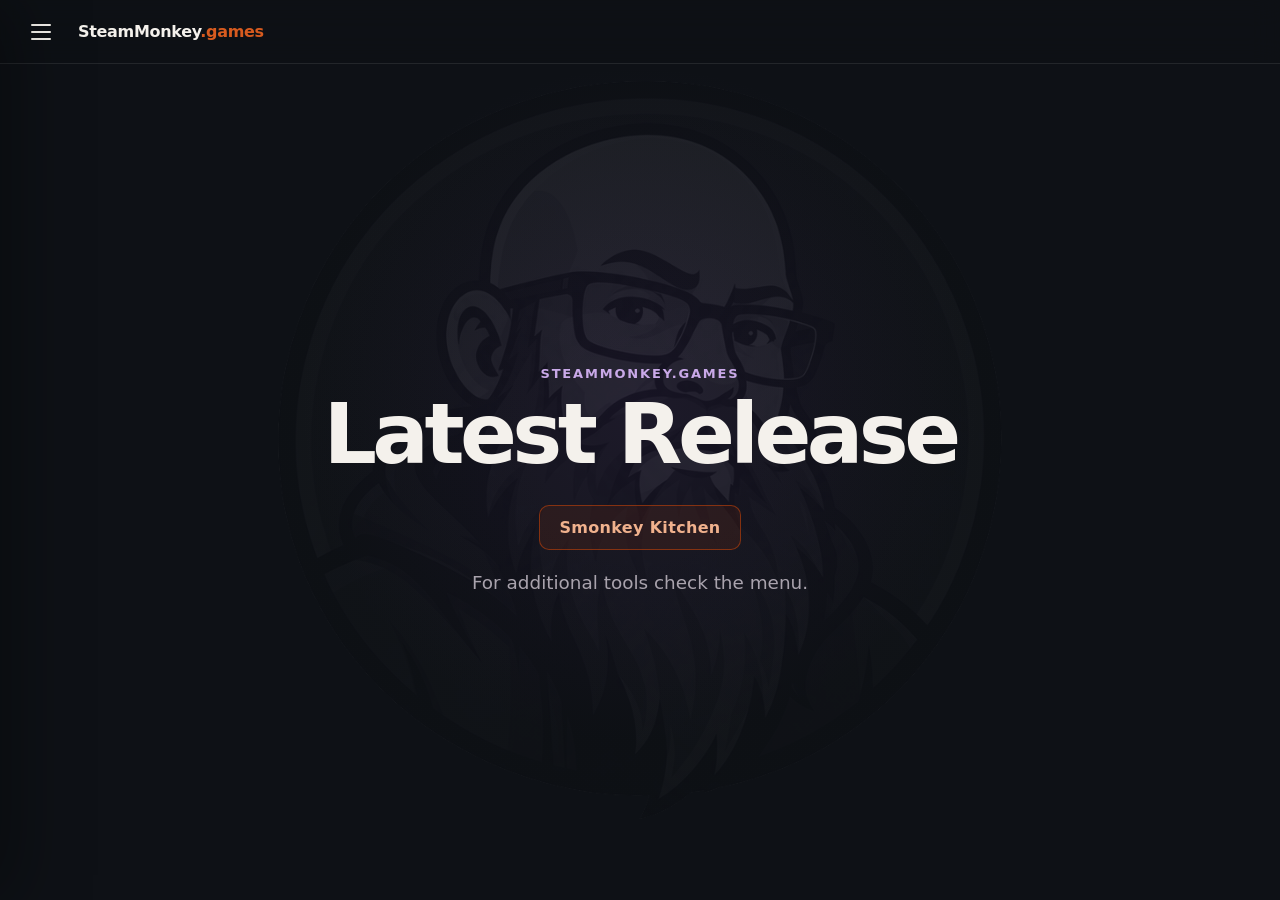
<file: index.html>
<!doctype html>
<html lang="en">
<head>
  <meta charset="utf-8">
  <meta name="viewport" content="width=device-width, initial-scale=1">
  <meta name="theme-color" content="#0e1116">
  <meta name="description" content="SteamMonkey.games — lightweight tools and utilities.">
  <title>SteamMonkey.games</title>

  <link rel="icon" href="/favicon.ico" sizes="any">
  <link rel="icon" type="image/png" sizes="32x32" href="/assets/icons/favicon-32x32.png">
  <link rel="icon" type="image/png" sizes="16x16" href="/assets/icons/favicon-16x16.png">
  <link rel="apple-touch-icon" sizes="180x180" href="/assets/icons/apple-touch-icon.png">
  <link rel="manifest" href="/site.webmanifest">

  <link rel="stylesheet" href="/css/styles.css">

  <style>
    .latest-release-cta { margin-top: 30px; }
    .latest-release-cta .tool-cta { display: inline-block; }
    .latest-release-note { margin: 18px auto 0; }
  </style>
</head>
<body>
  <header class="site-header">
    <button class="menu-button" id="menuButton" type="button"
            aria-label="Open navigation" aria-controls="siteNav" aria-expanded="false">
      <span></span><span></span><span></span>
    </button>
    <a class="brand" href="/" aria-label="SteamMonkey.games home">
      <span class="brand-primary">SteamMonkey</span><span class="brand-dot">.</span><span class="brand-tld">games</span>
    </a>
  </header>

  <div class="nav-scrim" id="navScrim" hidden></div>

  <aside class="nav-drawer" id="siteNav" aria-hidden="true">
    <div class="nav-header">
      <div>
        <div class="nav-eyebrow">SteamMonkey.games</div>
        <div class="nav-title">Tools</div>
      </div>
      <button class="nav-close" id="navClose" type="button" aria-label="Close navigation">×</button>
    </div>

    <nav aria-label="Tool navigation">
      <a class="nav-link active" href="/">Home</a>
      <div class="nav-section-label">Project Zomboid</div>
      <a class="nav-link" href="/tools/pz/weapons/">Weapon Comparator</a>
      <a class="nav-link" href="/tools/pz/kitchen/">Smonkey Kitchen <span class="status-pill">Beta</span></a>
      <div class="nav-section-label">Path of Exile 2</div>
      <a class="nav-link" href="/tools/poe2/filter/">Loot Filter Builder</a>
      <div class="nav-section-label">More tools</div>
      <div class="nav-placeholder"><span>Coming Soon</span><span class="status-pill">Soon</span></div>
    </nav>

    <div class="nav-footer">Smonkey</div>
  </aside>

  <main class="hero">
    <img class="watermark" src="/assets/images/smonkey-master.png" alt="" aria-hidden="true">
    <section class="hero-content">
      <p class="eyebrow">SteamMonkey.games</p>
      <h1>Latest Release</h1>
      <div class="latest-release-cta">
        <a class="coming-soon tool-cta" href="/tools/pz/kitchen/">Smonkey Kitchen</a>
      </div>
      <p class="subhead latest-release-note">For additional tools check the menu.</p>
    </section>
  </main>

  <script src="/js/app.js"></script>
</body>
</html>
</file>
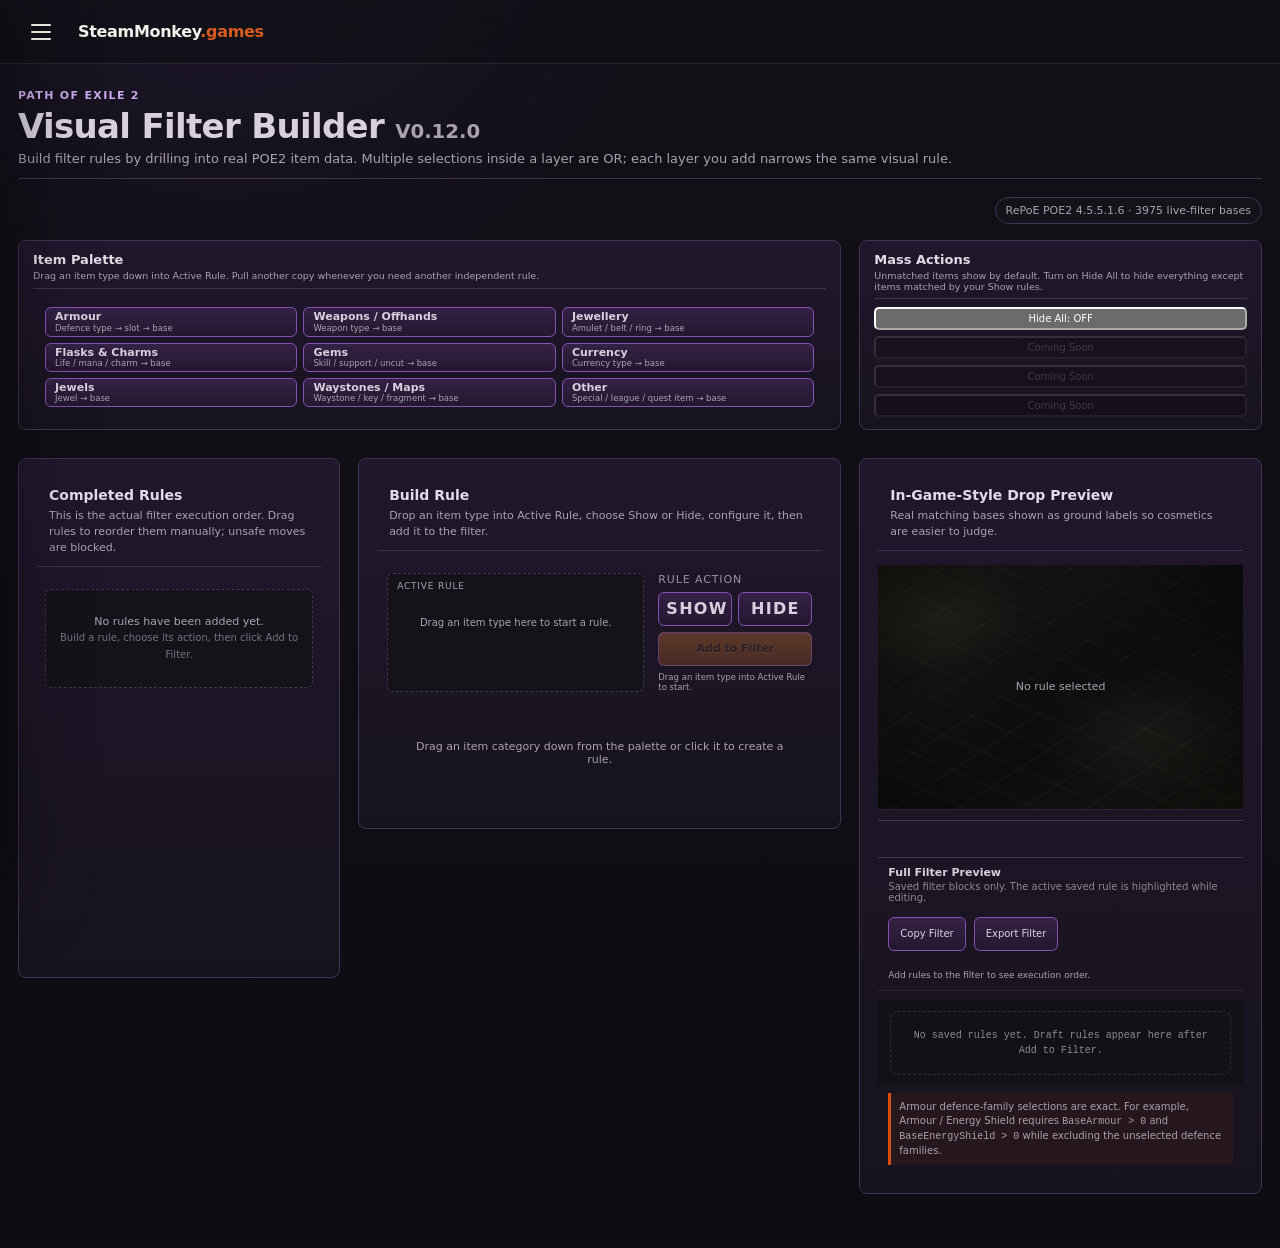
<file: tools/poe2/filter/index.html>
<!doctype html>
<html lang="en">
<head>
<meta charset="utf-8"><meta name="viewport" content="width=device-width,initial-scale=1"><meta name="theme-color" content="#0e1116">
<meta name="description" content="SteamMonkey.games POE2 visual loot filter builder."><title>POE2 Filter Builder — SteamMonkey.games</title>
<link rel="icon" href="/favicon.ico" sizes="any"><link rel="stylesheet" href="/css/styles.css"><link href="https://fonts.cdnfonts.com/css/fontin" rel="stylesheet">
<link rel="stylesheet" href="/tools/poe2/filter/filter.css?v=0.12.0">
</head>
<body class="filter-page" data-filter-data="/tools/poe2/filter/data/armour-filter-data.json?v=0.12.0">
<header class="site-header"><button class="menu-button" id="menuButton" type="button" aria-label="Open navigation" aria-controls="siteNav" aria-expanded="false"><span></span><span></span><span></span></button><a class="brand" href="/" aria-label="SteamMonkey.games home"><span class="brand-primary">SteamMonkey</span><span class="brand-dot">.</span><span class="brand-tld">games</span></a></header>
<div class="nav-scrim" id="navScrim" hidden></div>
<aside class="nav-drawer" id="siteNav" aria-hidden="true"><div class="nav-header"><div><div class="nav-eyebrow">SteamMonkey.games</div><div class="nav-title">Tools</div></div><button class="nav-close" id="navClose" type="button" aria-label="Close navigation">×</button></div><nav aria-label="Tool navigation">
      <a class="nav-link" href="/">Home</a>
      <div class="nav-section-label">Project Zomboid</div>
      <a class="nav-link" href="/tools/pz/weapons/">Weapon Comparator</a>
      <a class="nav-link" href="/tools/pz/kitchen/">Smonkey Kitchen <span class="status-pill">Beta</span></a>
      <div class="nav-section-label">Path of Exile 2</div>
      <a class="nav-link active" href="/tools/poe2/filter/">Loot Filter Builder</a>
      <div class="nav-section-label">More tools</div>
      <div class="nav-placeholder"><span>Coming Soon</span><span class="status-pill">Soon</span></div>
    </nav><div class="nav-footer">Smonkey</div></aside>
<main class="filter-app"><section class="filter-tool-header"><div class="tool-kicker">Path of Exile 2</div><h1>Visual Filter Builder <span class="tool-version">V0.12.0</span></h1><p>Build filter rules by drilling into real POE2 item data. Multiple selections inside a layer are OR; each layer you add narrows the same visual rule.</p></section><section class="filter-content"><div class="data-row"><div class="data-pill" id="dataVersion">Loading game data…</div></div>

<section class="top-control-grid">
<section class="panel palette-panel"><div class="panel-head"><h2>Item Palette</h2><p>Drag an item type down into Active Rule. Pull another copy whenever you need another independent rule.</p></div><div class="palette palette-horizontal" id="itemPalette"><div class="palette-loading">Loading item palette…</div></div></section>
<section class="panel mass-actions-panel">
  <div class="panel-head">
    <h2>Mass Actions</h2>
    <p>Unmatched items show by default. Turn on Hide All to hide everything except items matched by your Show rules.</p>
  </div>
  <div class="mass-action-buttons">
    <button id="hideAllToggle" class="mass-action-btn" type="button" aria-pressed="false">Hide All: OFF</button>
    <button class="mass-action-btn placeholder-action" type="button" disabled>Coming Soon</button>
    <button class="mass-action-btn placeholder-action" type="button" disabled>Coming Soon</button>
    <button class="mass-action-btn placeholder-action" type="button" disabled>Coming Soon</button>
  </div>
</section>
</section>


<div class="builder-grid">
<section class="panel completed-panel"><div class="panel-head"><h2>Completed Rules</h2><p>This is the actual filter execution order. Drag rules to reorder them manually; unsafe moves are blocked.</p></div><div id="reorderError" class="reorder-error" hidden></div><div id="completedRules" class="completed-rules"></div></section>

<section class="panel build-panel"><div class="panel-head"><h2>Build Rule</h2><p>Drop an item type into Active Rule, choose Show or Hide, configure it, then add it to the filter.</p></div>
<div class="active-rule-row">
  <div class="active-rule-slot" id="activeRuleSlot"><div class="active-slot-title">Active Rule</div><div id="activeRuleCard" class="active-rule-card"><div class="active-empty">Drag an item type here to start a rule.</div></div></div>
  <div class="rule-action-wrap"><div class="rule-action-label">Rule Action</div><div class="visibility-buttons"><button id="activeShow" class="visibility-btn show-btn">SHOW</button><button id="activeHide" class="visibility-btn hide-btn">HIDE</button></div><button class="add-to-filter" id="addToFilter" disabled>Add to Filter</button><div class="add-filter-note" id="addFilterNote">Create an active rule and choose Show or Hide.</div></div>
</div>
<div class="editor" id="editor"></div></section>

<aside class="panel preview-panel"><div><div class="panel-head"><h2>In-Game-Style Drop Preview</h2><p>Real matching bases shown as ground labels so cosmetics are easier to judge.</p></div><div class="loot-stage" id="lootStage"><div class="stage-empty">No active rule</div></div><div class="preview-details" id="previewDetails"></div></div><div class="compiler"><div class="compiler-toolbar"><div><strong>Full Filter Preview</strong><small class="compiler-subtitle">Saved filter blocks only. The active saved rule is highlighted while editing.</small></div><div class="compiler-actions"><button class="copy-btn" id="copyFilter">Copy Filter</button><button class="copy-btn" id="downloadFilter">Export Filter</button></div></div><div class="execution-order" id="executionOrder"></div><pre class="code" id="compiled"></pre><div class="warning">Armour defence-family selections are exact. For example, Armour / Energy Shield requires <code>BaseArmour &gt; 0</code> and <code>BaseEnergyShield &gt; 0</code> while excluding the unselected defence families.</div></div></aside>
</div></section></main><script src="/js/app.js"></script><script src="/tools/poe2/filter/filter.js?v=0.12.0"></script></body></html>
</file>
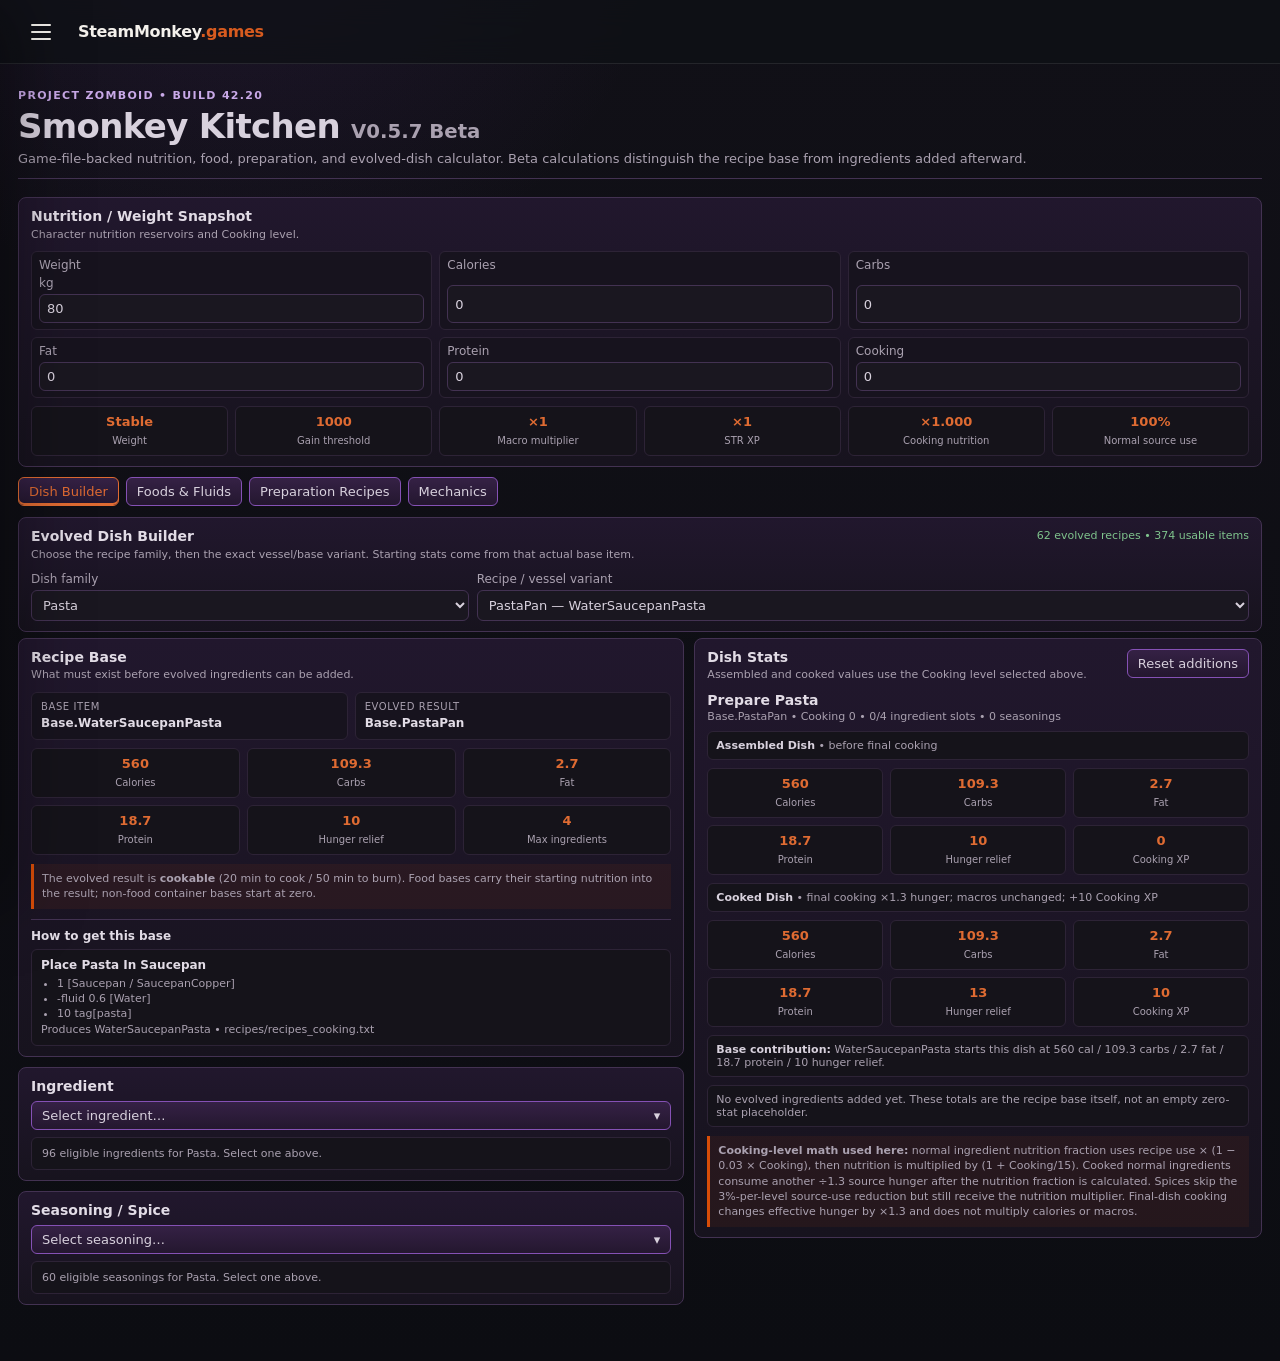
<file: tools/pz/kitchen/index.html>
<!doctype html>
<html lang="en">
<head>
<meta charset="utf-8">
<meta name="viewport" content="width=device-width, initial-scale=1">
<meta name="theme-color" content="#0e1116">
<meta name="description" content="Project Zomboid Build 42.20 nutrition and cooking calculator backed by game data.">
<title>Smonkey Kitchen Beta | SteamMonkey.games</title>
<link rel="icon" href="/favicon.ico" sizes="any">
<link rel="manifest" href="/site.webmanifest">
<link rel="stylesheet" href="/css/styles.css">
<link rel="stylesheet" href="kitchen.css?v=0.5.3b1">
</head>
<body>
<header class="site-header">
<button class="menu-button" id="menuButton" type="button" aria-label="Open navigation" aria-controls="siteNav" aria-expanded="false"><span></span><span></span><span></span></button>
<a class="brand" href="/" aria-label="SteamMonkey.games home"><span class="brand-primary">SteamMonkey</span><span class="brand-dot">.</span><span class="brand-tld">games</span></a>
</header>
<div class="nav-scrim" id="navScrim" hidden></div>
<aside class="nav-drawer" id="siteNav" aria-hidden="true">
<div class="nav-header"><div><div class="nav-eyebrow">SteamMonkey.games</div><div class="nav-title">Tools</div></div><button class="nav-close" id="navClose" type="button" aria-label="Close navigation">×</button></div>
<nav aria-label="Tool navigation">
      <a class="nav-link" href="/">Home</a>
      <div class="nav-section-label">Project Zomboid</div>
      <a class="nav-link" href="/tools/pz/weapons/">Weapon Comparator</a>
      <a class="nav-link active" href="/tools/pz/kitchen/">Smonkey Kitchen <span class="status-pill">Beta</span></a>
      <div class="nav-section-label">Path of Exile 2</div>
      <a class="nav-link" href="/tools/poe2/filter/">Loot Filter Builder</a>
      <div class="nav-section-label">More tools</div>
      <div class="nav-placeholder"><span>Coming Soon</span><span class="status-pill">Soon</span></div>
    </nav><div class="nav-footer">Smonkey</div>
</aside>

<main class="kitchen-app">
<section class="kitchen-tool-header"><div class="tool-kicker">Project Zomboid • Build 42.20</div><h1>Smonkey Kitchen <span class="tool-version">V0.5.7 Beta</span></h1><p>Game-file-backed nutrition, food, preparation, and evolved-dish calculator. Beta calculations distinguish the recipe base from ingredients added afterward.</p></section>
<section class="kitchen-content">
<section class="panel snapshot-panel"><div class="section-heading"><div><h2>Nutrition / Weight Snapshot</h2><p class="muted">Character nutrition reservoirs and Cooking level.</p></div></div>
<div class="snapshot-grid"><label>Weight <span>kg</span><input id="weight" type="number" min="35" value="80"></label><label>Calories<input id="calories" type="number" value="0"></label><label>Carbs<input id="carbs" type="number" value="0"></label><label>Fat<input id="lipids" type="number" value="0"></label><label>Protein<input id="proteins" type="number" value="0"></label><label>Cooking<input id="cookingLevel" type="number" min="0" max="10" value="0"></label></div>
<div class="mini-stats"><div><b id="weightTrend">Stable</b><small>Weight</small></div><div><b id="gainThreshold">1000</b><small>Gain threshold</small></div><div><b id="macroMult">×1</b><small>Macro multiplier</small></div><div><b id="proteinMult">×1</b><small>STR XP</small></div><div><b id="cookNutrition">×1.000</b><small>Cooking nutrition</small></div><div><b id="sourceUse">100%</b><small>Normal source use</small></div></div>
</section>

<div class="tabs" role="tablist"><button class="tab-button active" data-tab="builder">Dish Builder</button><button class="tab-button" data-tab="foods">Foods &amp; Fluids</button><button class="tab-button" data-tab="prep">Preparation Recipes</button><button class="tab-button" data-tab="mechanics">Mechanics</button></div>

<section id="builder" class="tab-panel active">
<section class="panel">
<div class="section-heading"><div><h2>Evolved Dish Builder</h2><p class="muted">Choose the recipe family, then the exact vessel/base variant. Starting stats come from that actual base item.</p></div><div id="dataStatus" class="data-status">Loading game data…</div></div>
<div class="builder-selects"><label>Dish family<select id="recipeFamily"></select></label><label>Recipe / vessel variant<select id="recipeVariant"></select></label></div>
</section>

<section class="builder-layout">
<div>
<section class="panel base-panel"><div class="section-heading"><div><h2>Recipe Base</h2><p class="muted">What must exist before evolved ingredients can be added.</p></div></div><div id="baseInfo"></div></section>
<section class="panel add-panel"><h2>Ingredient</h2><div id="ingredientPicker"></div><div id="ingredientPreview" class="item-preview empty">Select an ingredient.</div></section>
<section class="panel add-panel"><h2>Seasoning / Spice</h2><div id="spicePicker"></div><div id="spicePreview" class="item-preview empty">Select a seasoning.</div></section>
</div>
<section class="panel final-panel"><div class="section-heading"><div><h2>Dish Stats</h2><p class="muted">Assembled and cooked values use the Cooking level selected above.</p></div><button id="clearDish" class="secondary">Reset additions</button></div><div id="finalDish"></div></section>
</section>
</section>

<section id="foods" class="tab-panel panel"><div class="section-heading"><div><h2>Basic Foods &amp; Fluids</h2><p class="muted">Food items plus B42.20 fluid definitions. Standalone fluids are normalized to 1 L; pre-filled containers use their actual full capacity.</p></div><input id="foodSearch" class="search" type="search" placeholder="Search foods or fluids…"></div><div class="table-wrap"><table><thead><tr><th data-food-sort="name">Food <span class="sort-indicator">↕</span></th><th data-food-sort="calories">Calories <span class="sort-indicator">↕</span></th><th data-food-sort="carbs">Carbs <span class="sort-indicator">↕</span></th><th data-food-sort="fat">Fat <span class="sort-indicator">↕</span></th><th data-food-sort="protein">Protein <span class="sort-indicator">↕</span></th><th data-food-sort="hunger">Hunger <span class="sort-indicator">↕</span></th><th data-food-sort="thirst">Thirst <span class="sort-indicator">↕</span></th><th data-food-sort="canSpoil">Can Spoil <span class="sort-indicator">↕</span></th></tr></thead><tbody id="foodRows"></tbody></table></div><div id="foodCount" class="table-footer"></div></section>

<section id="prep" class="tab-panel panel"><div class="section-heading"><div><h2>Preparation Recipes</h2><p class="muted">Cooking-category craft recipes that create bases or otherwise prepare foods.</p></div><input id="prepSearch" class="search" type="search" placeholder="Search recipes…"></div><div id="prepRows" class="recipe-list"></div></section>

<section id="mechanics" class="tab-panel panel"><h2>Beta Mechanics Scope</h2><div id="mechanicsRows" class="mechanics-grid"></div></section>
</section>
</main>

<svg width="0" height="0" class="svg-defs" aria-hidden="true"><defs>
<symbol id="macro-fire" viewBox="0 0 24 24"><path d="M13 2c1 4-2 5-2 8 0 2 1 3 2 4 0-3 3-4 4-7 3 3 4 6 3 9-1 4-4 6-8 6s-7-3-7-7c0-5 4-7 6-11 0 3 1 4 2 5"/></symbol>
<symbol id="macro-protein" viewBox="0 0 24 24"><path d="M15 4c3-1 6 1 6 4 0 4-4 7-8 8l-3-3c1-4 2-8 5-9z"/><path d="M10 13l-4 4M6 17c-1-1-3 0-3 1 0 2 2 3 4 2 1 2 4 1 4-1 0-1-1-2-2-2"/></symbol>
<symbol id="macro-fat" viewBox="0 0 24 24"><path d="M4 10l10-6 6 4-10 6-6-4z"/><path d="M4 10v7l6 3v-6M10 20l10-6V8"/></symbol>
<symbol id="macro-carb" viewBox="0 0 24 24"><path d="M7 5c-3 0-5 2-5 5 0 2 1 3 3 4v6h14v-6c2-1 3-2 3-4 0-3-2-5-5-5-2 0-3 1-5 2-2-1-3-2-5-2z"/></symbol>
<symbol id="spoiled-food" viewBox="0 0 24 24"><path d="M12 7c-5-3-9 0-9 5 0 5 4 9 9 9s9-4 9-9c0-5-4-8-9-5z"/><path d="M12 7c0-3 2-5 5-5M12 7c-2-2-4-3-6-2"/><circle cx="9" cy="12" r="1"/><circle cx="15" cy="15" r="1.2"/><path d="M8 17c2-2 5-2 7 0"/></symbol>
</defs></svg>
<script src="/js/app.js"></script><script src="kitchen.js?v=0.5.7b1"></script>
</body></html>
</file>
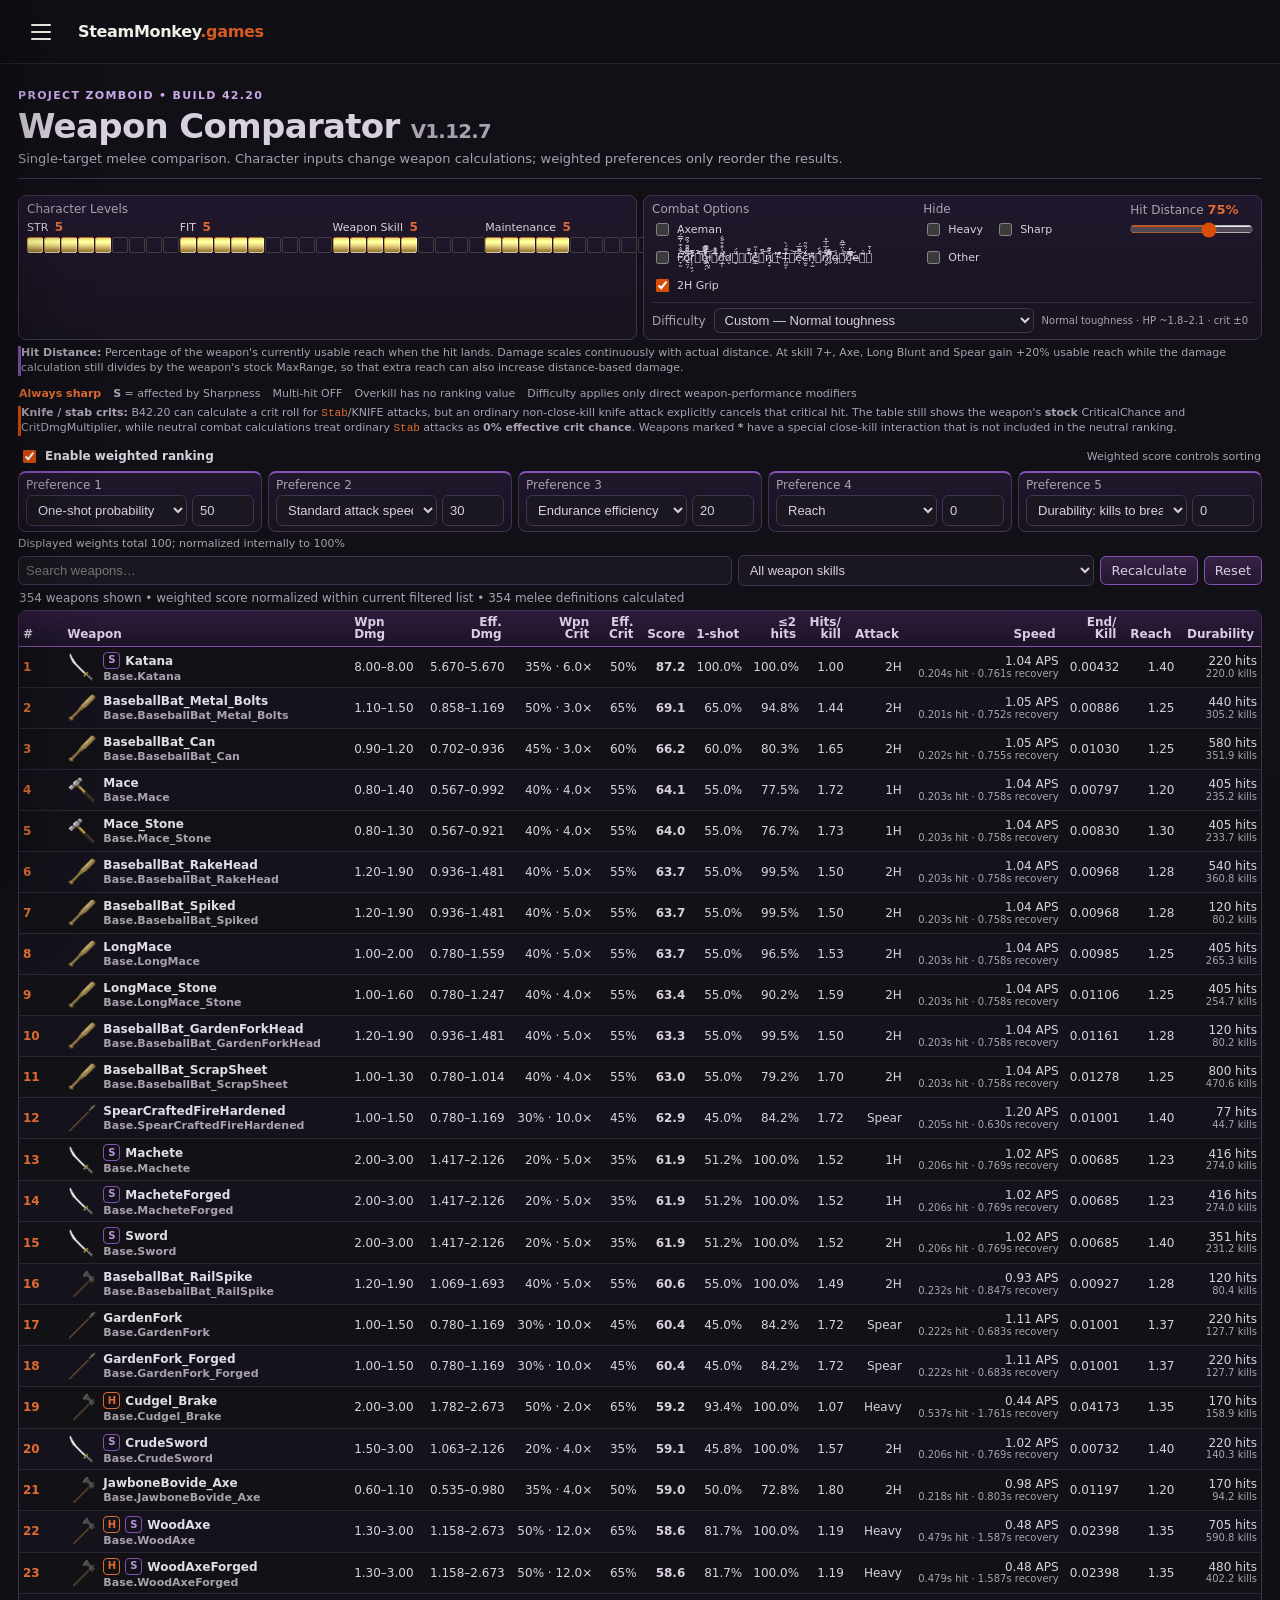
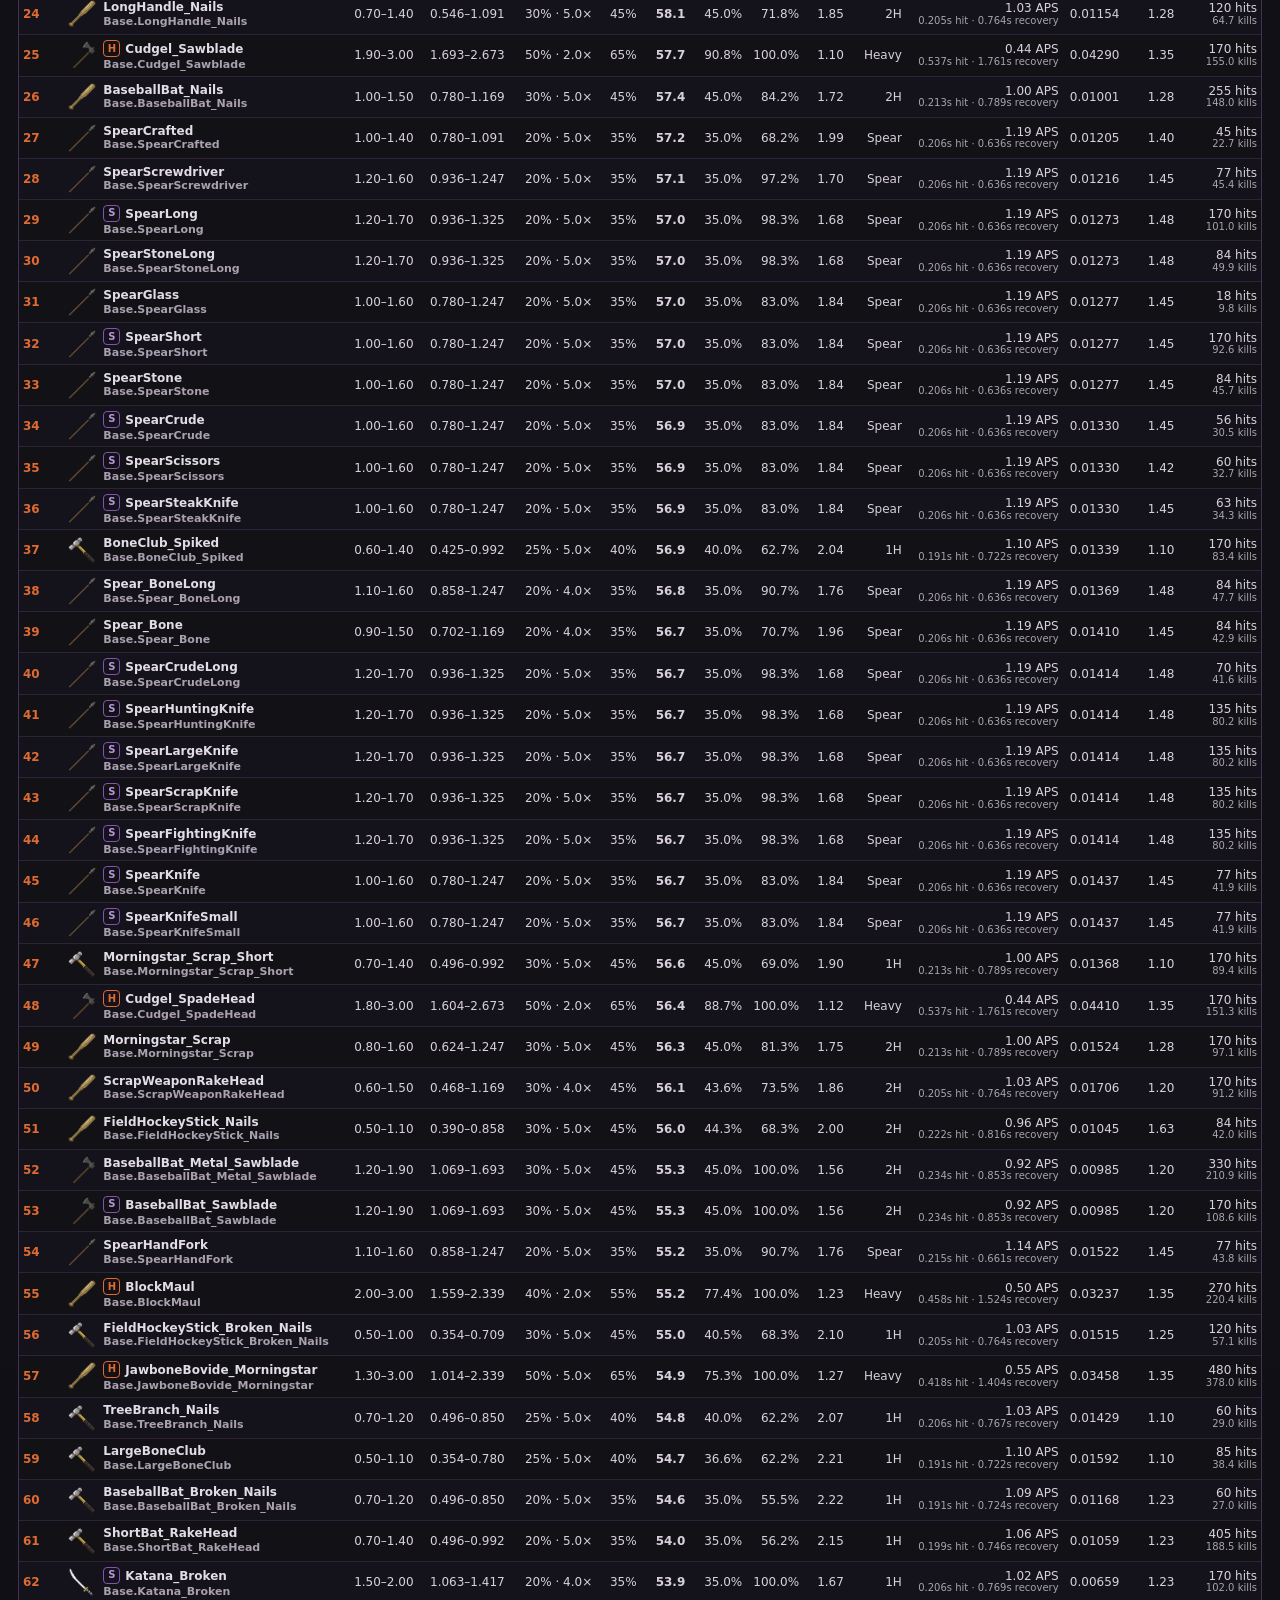
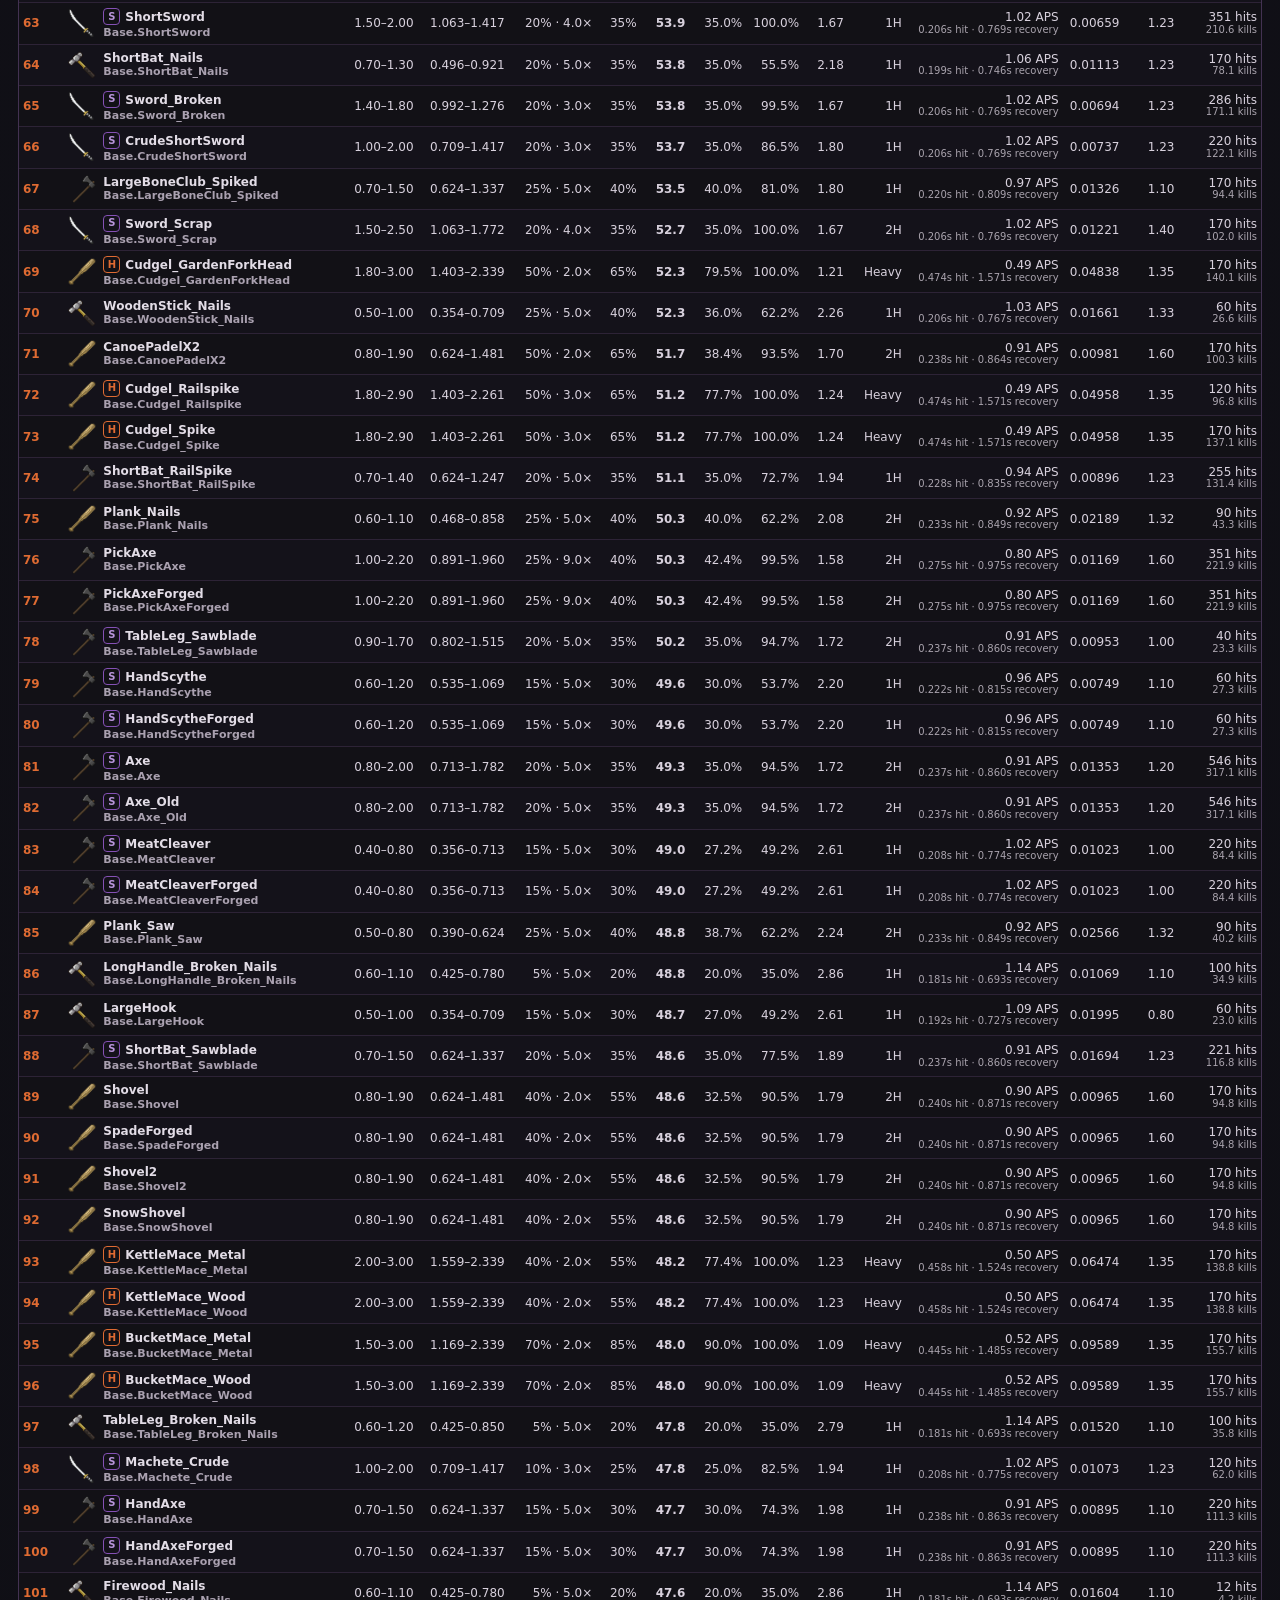
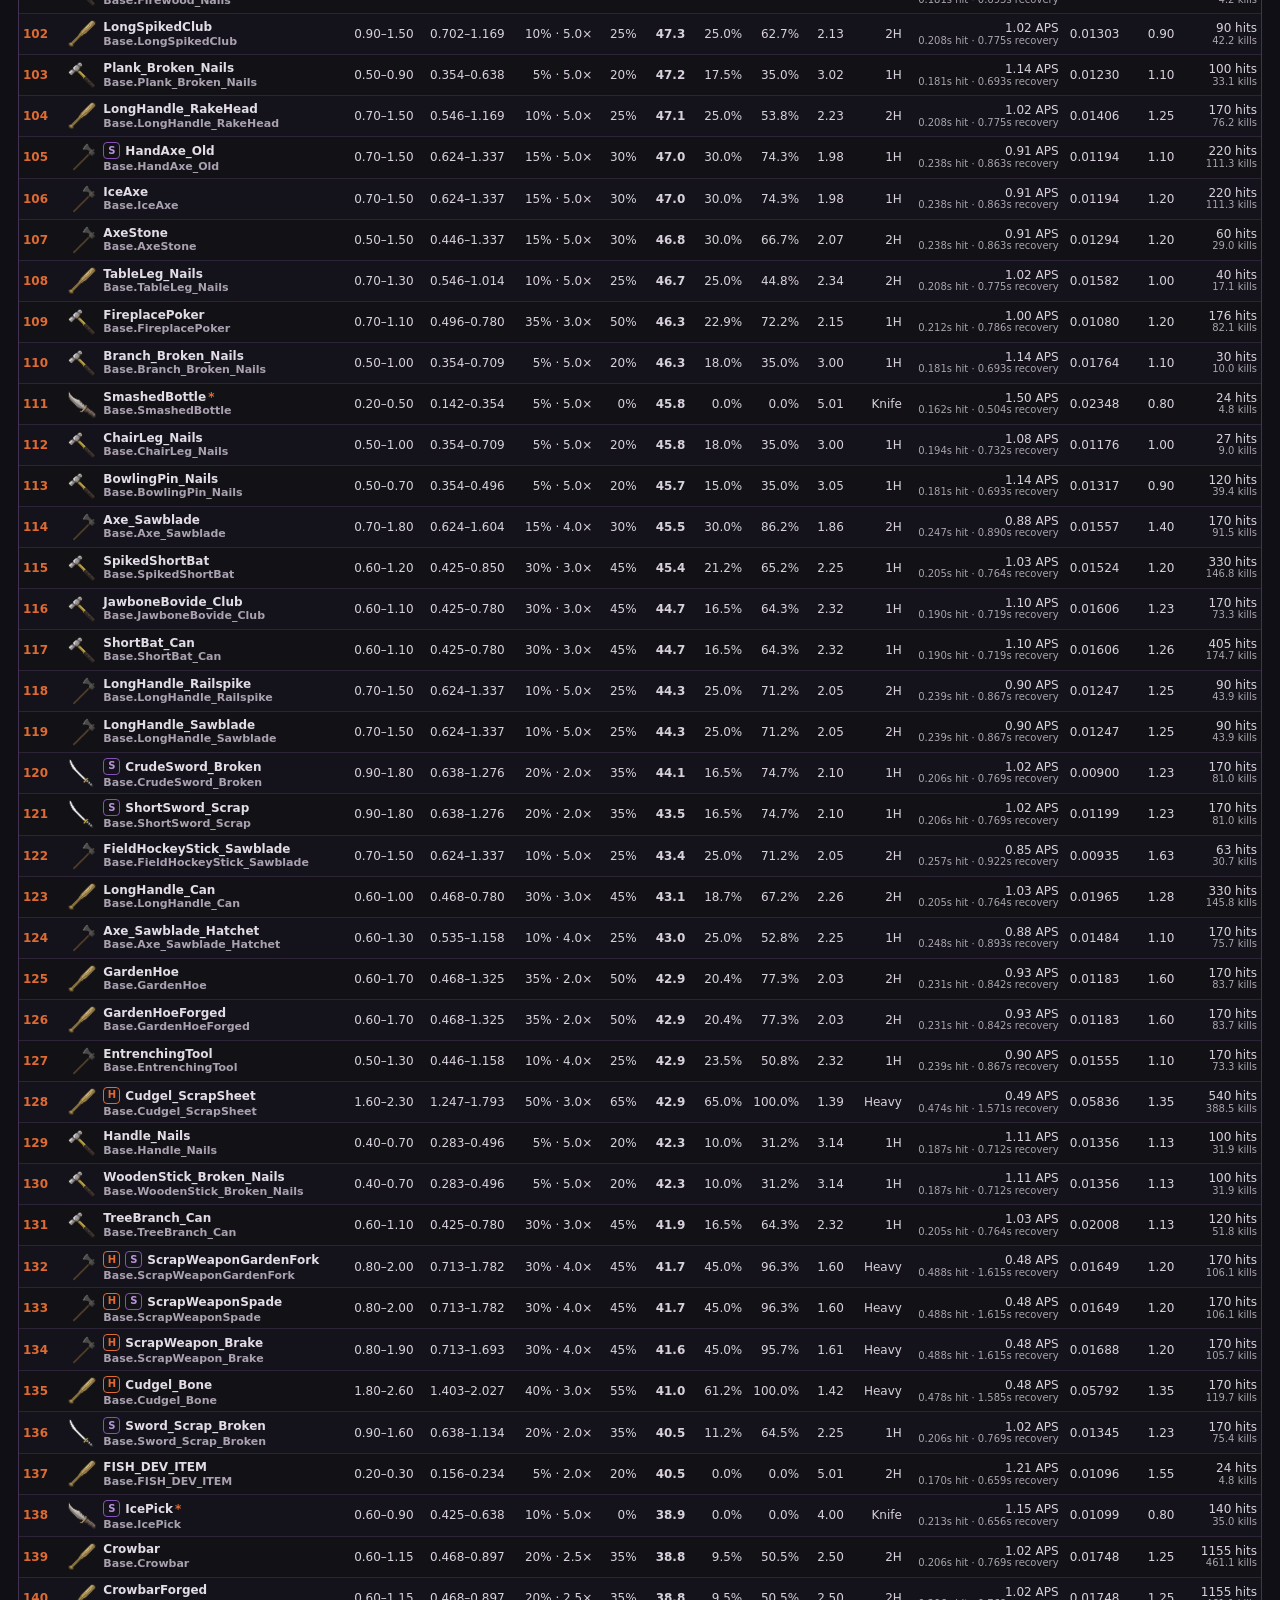
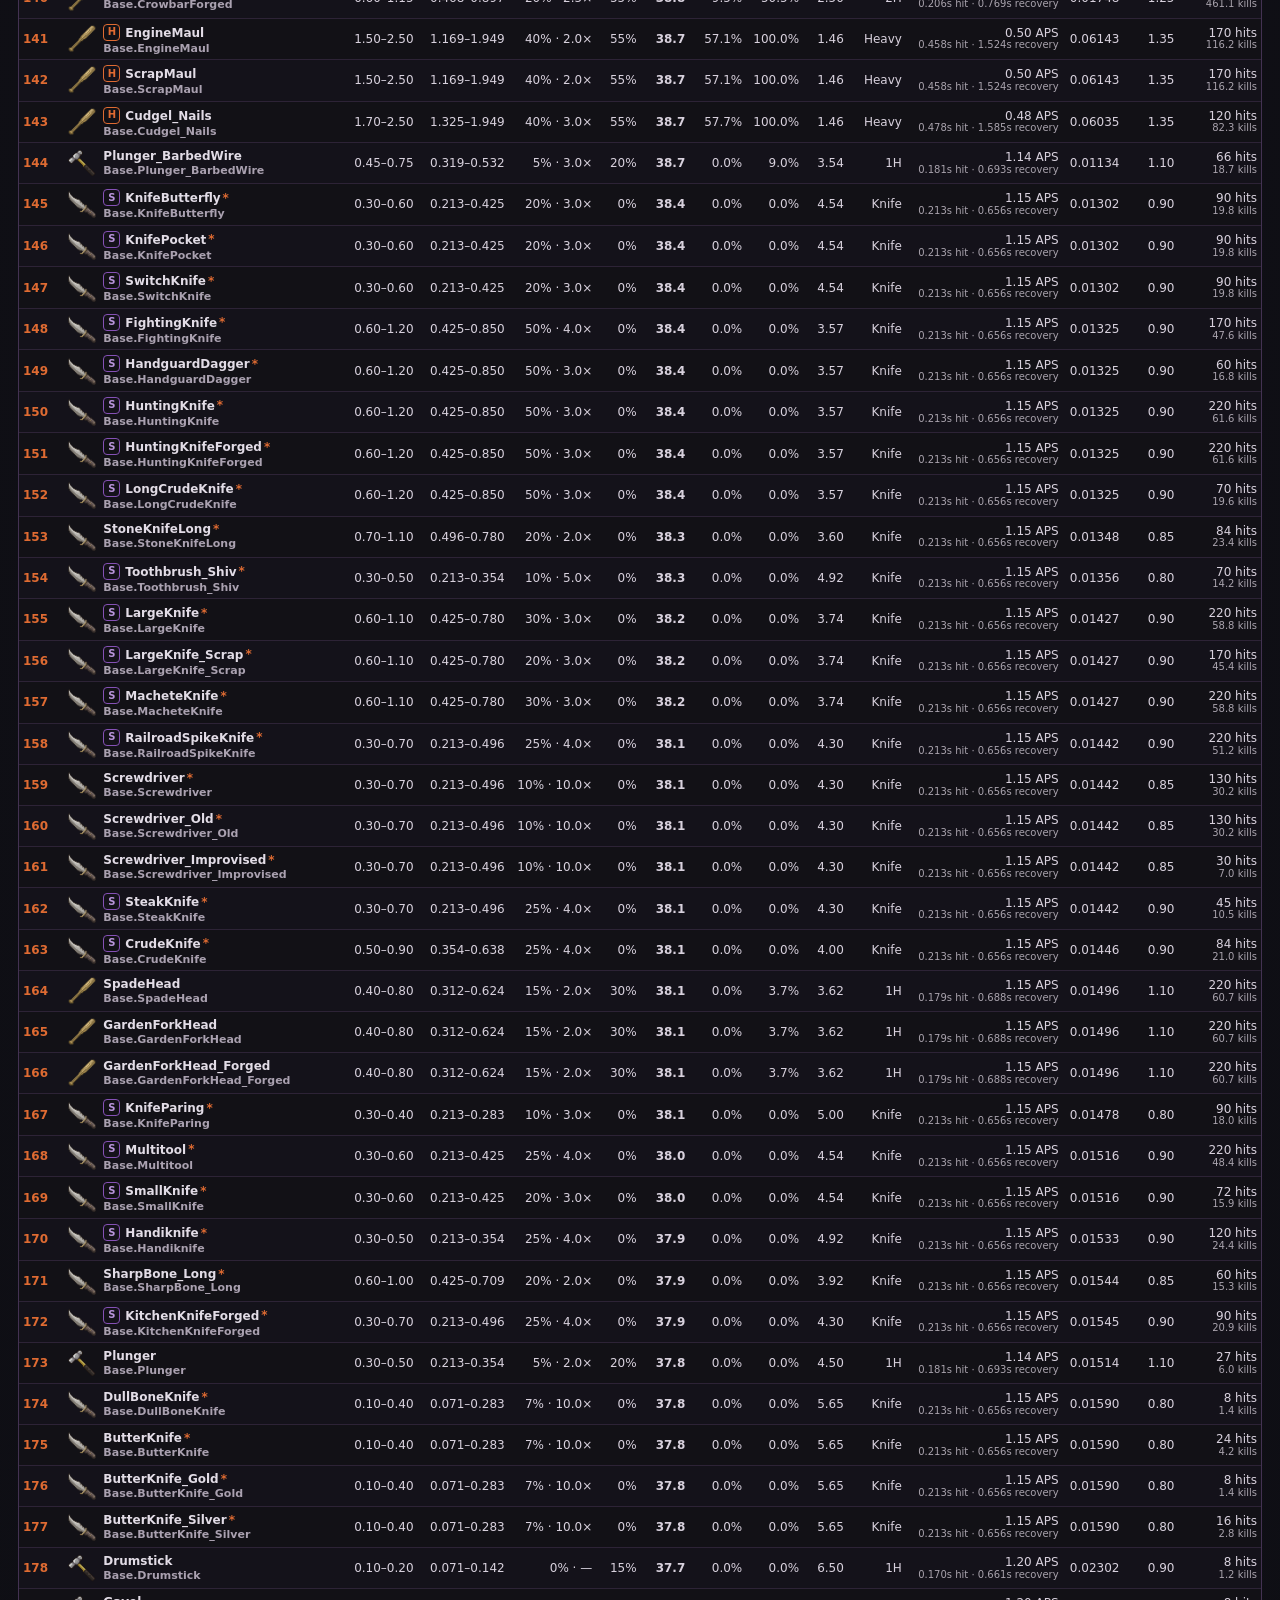
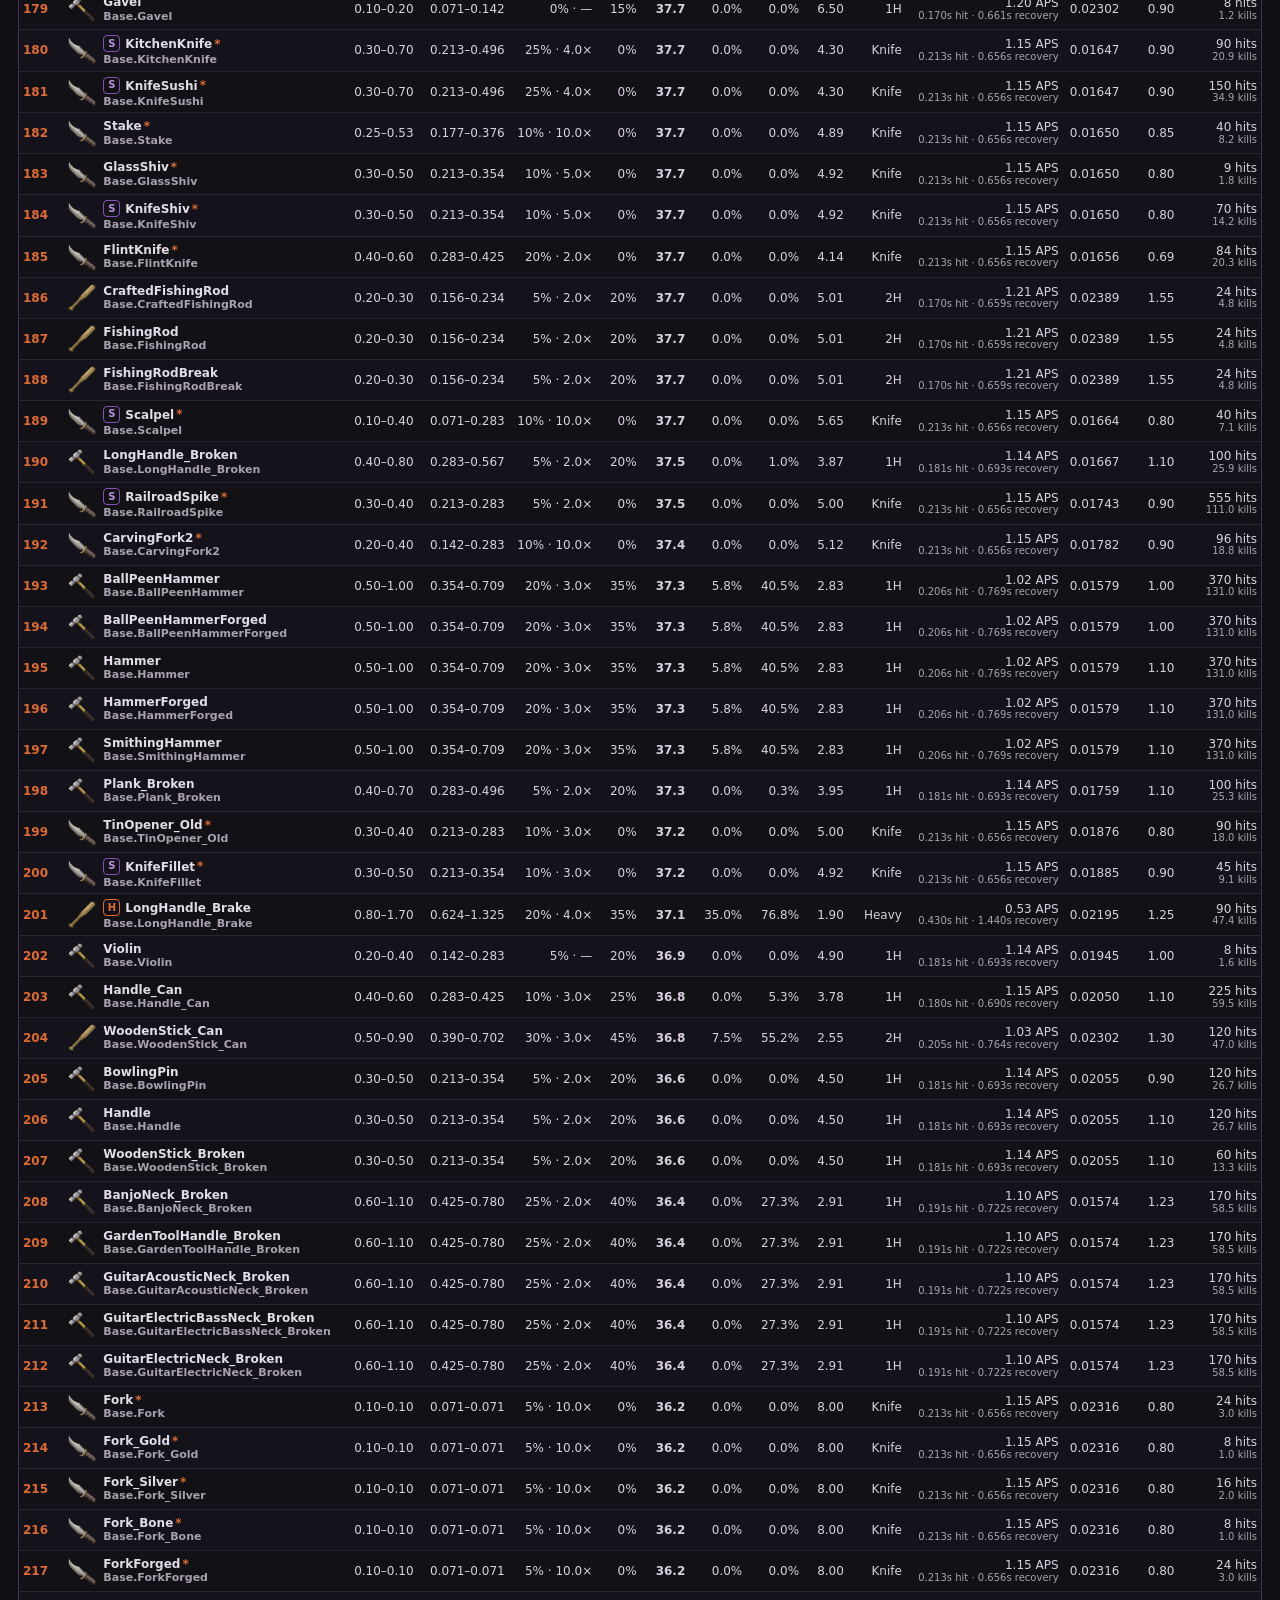
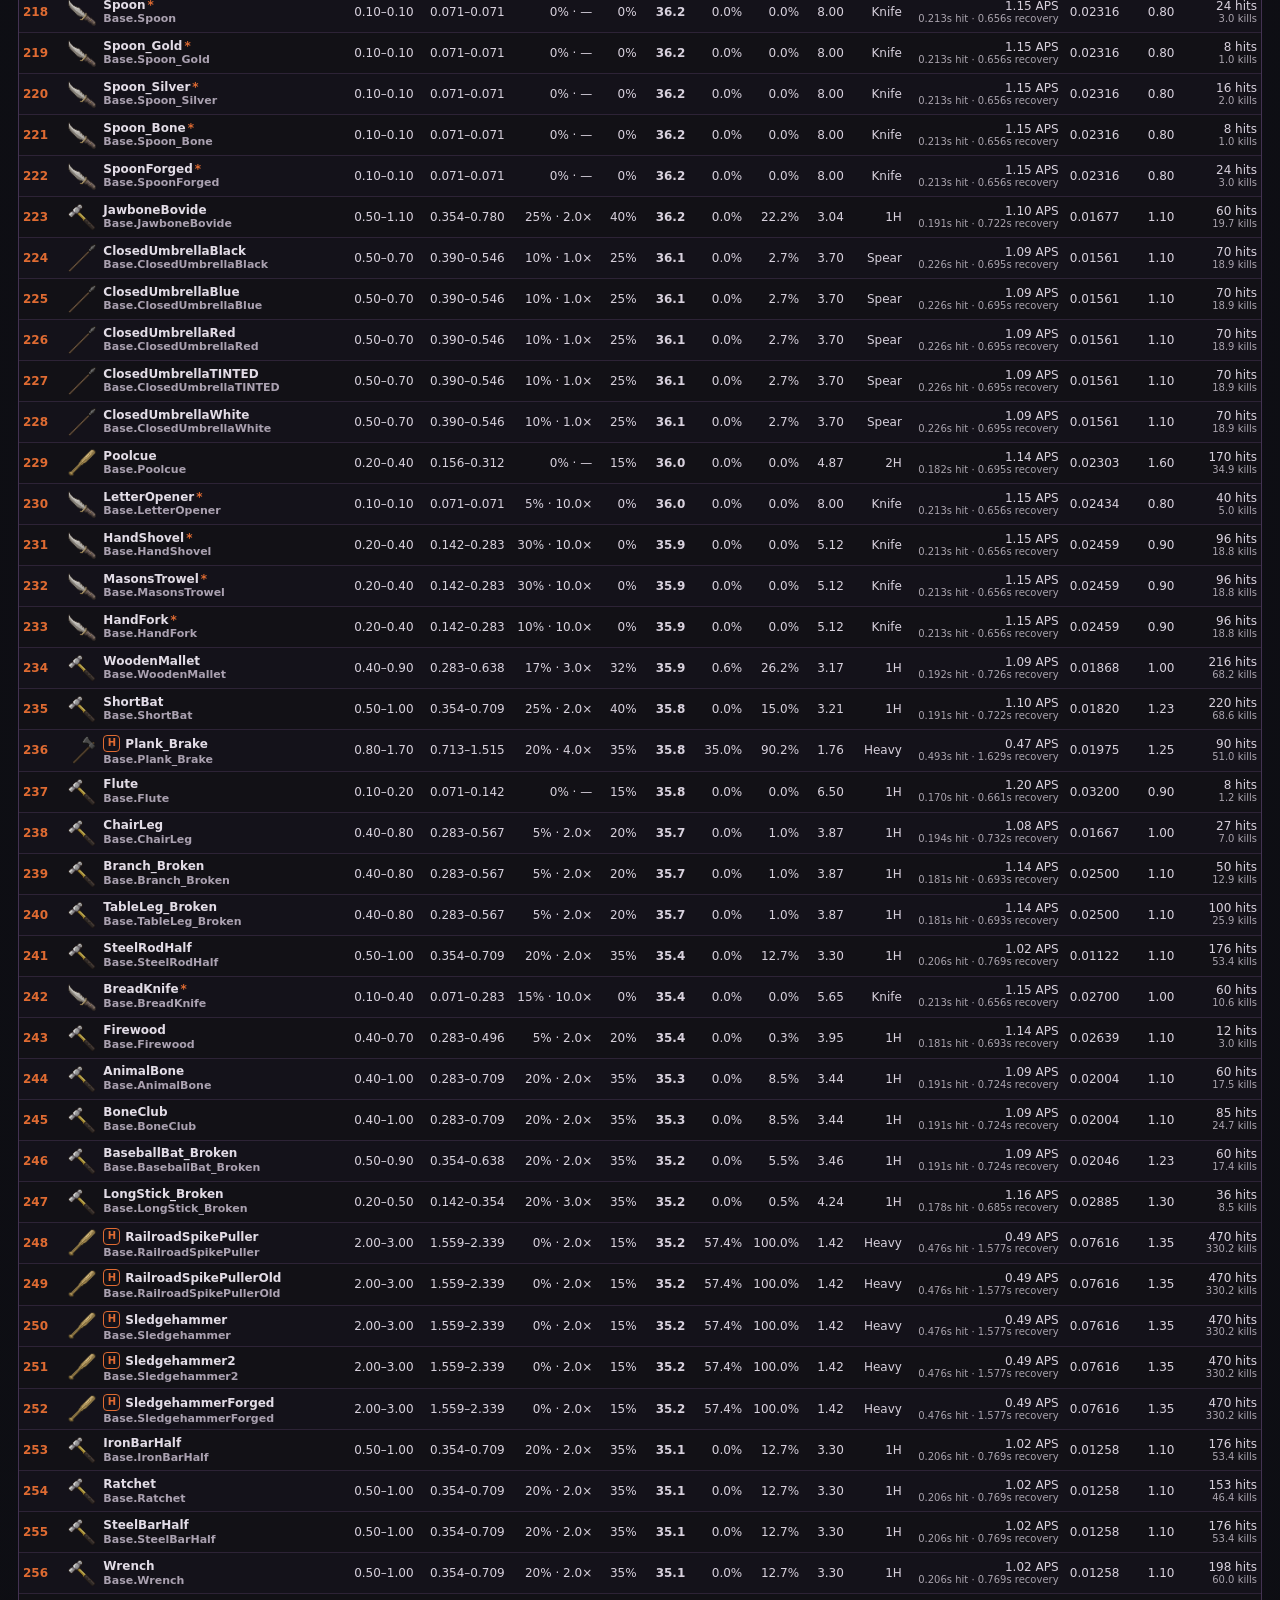
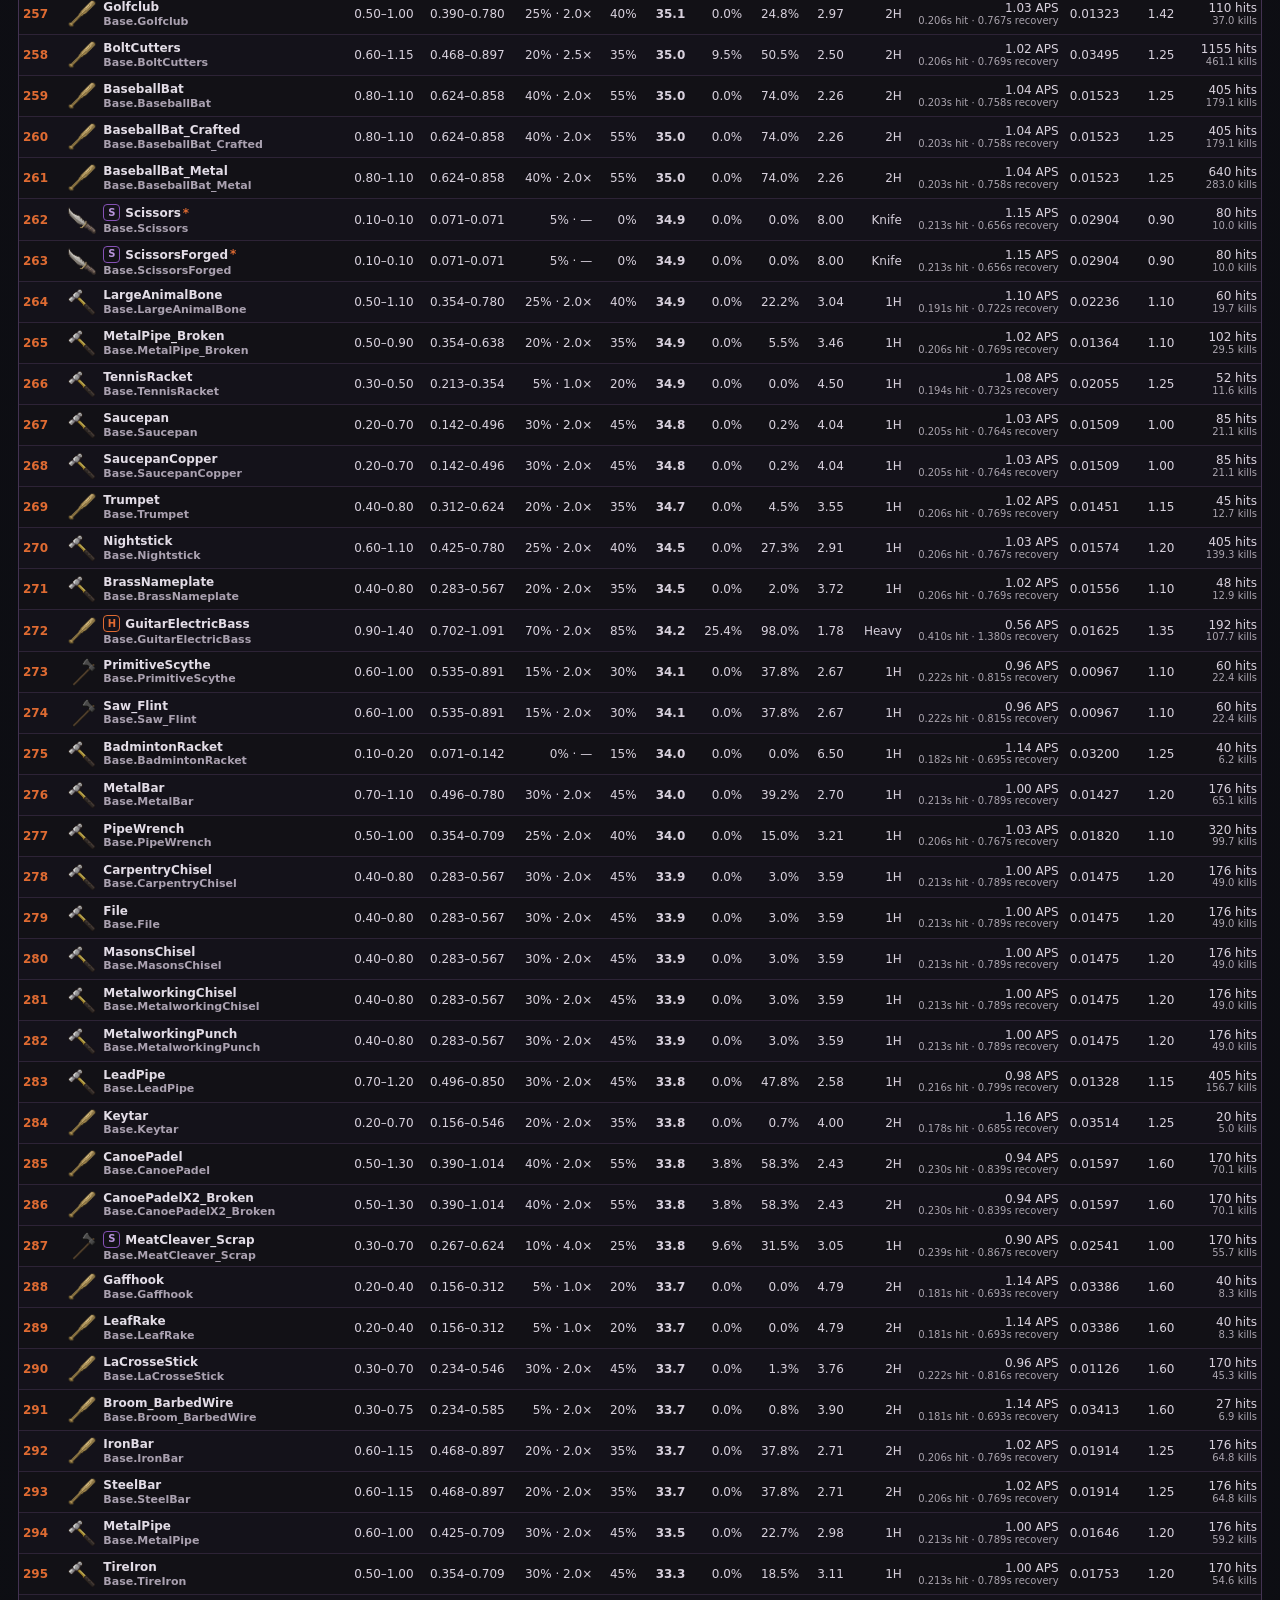
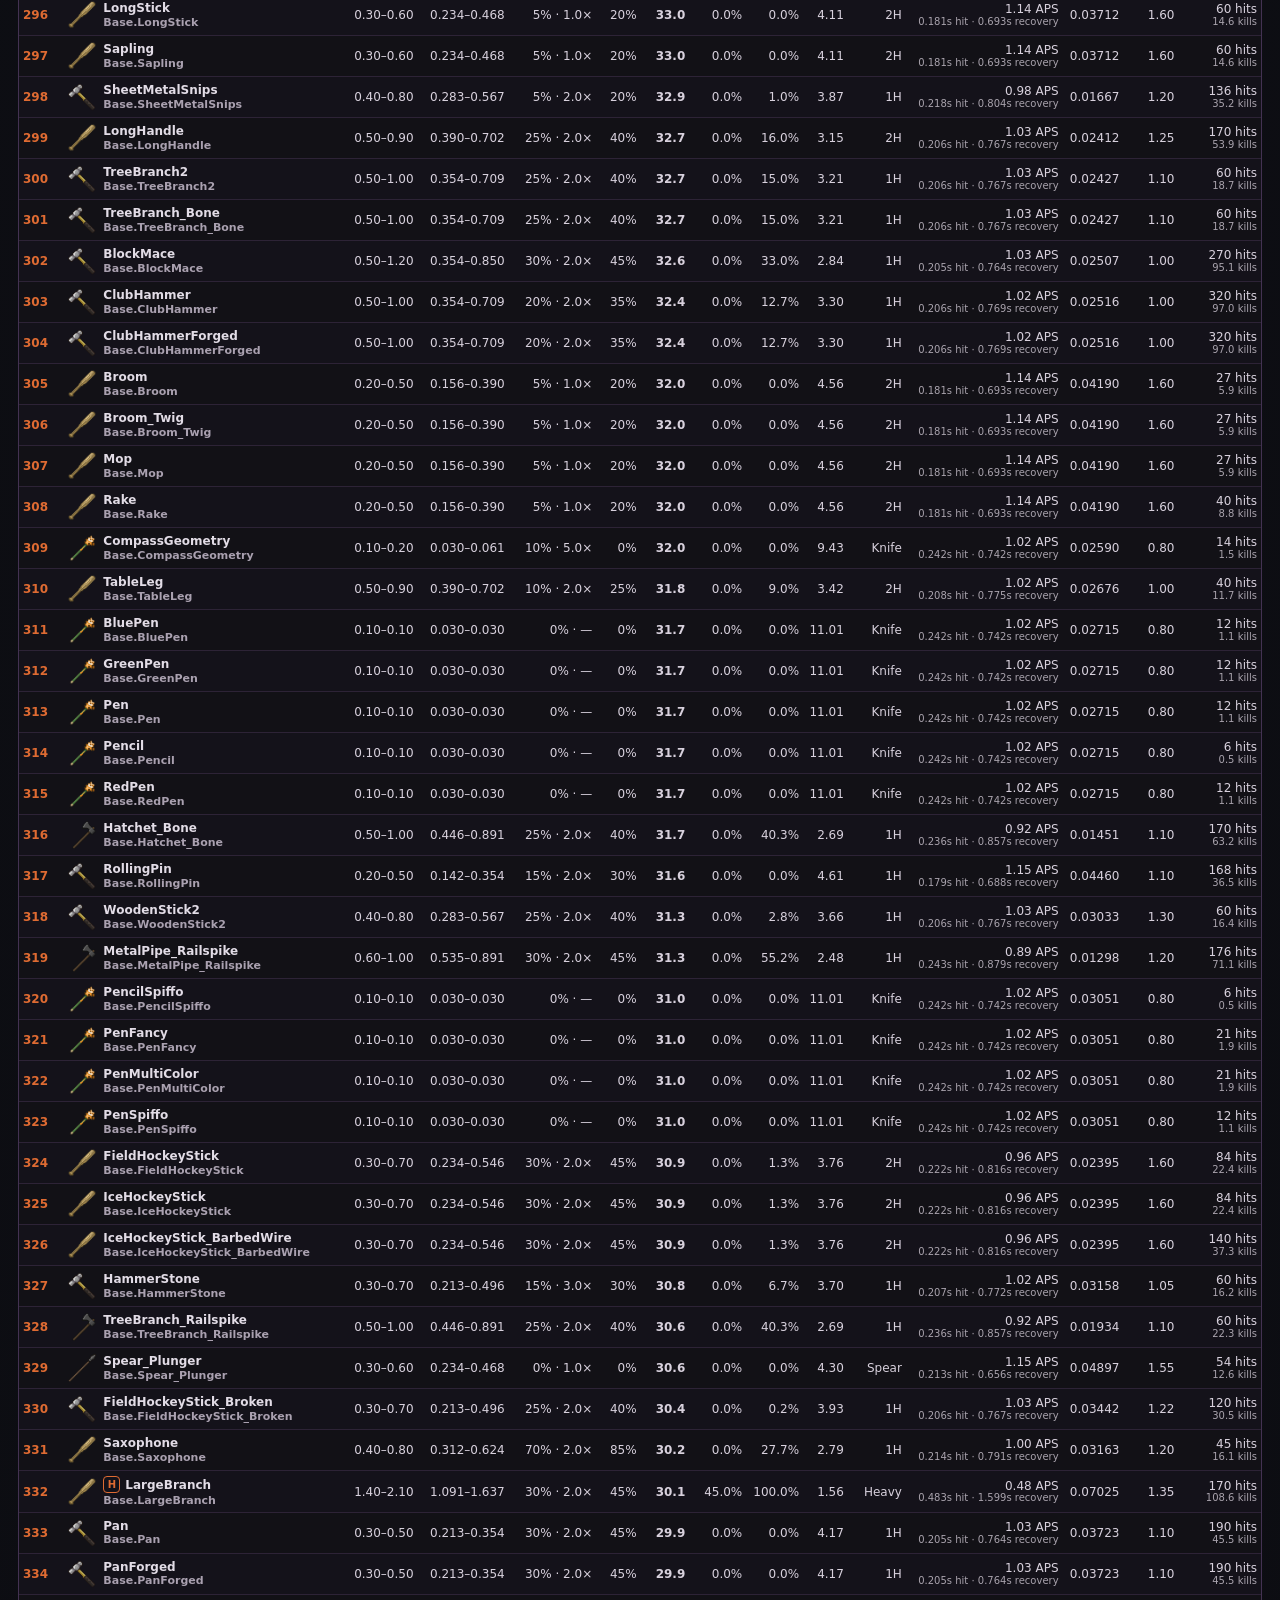
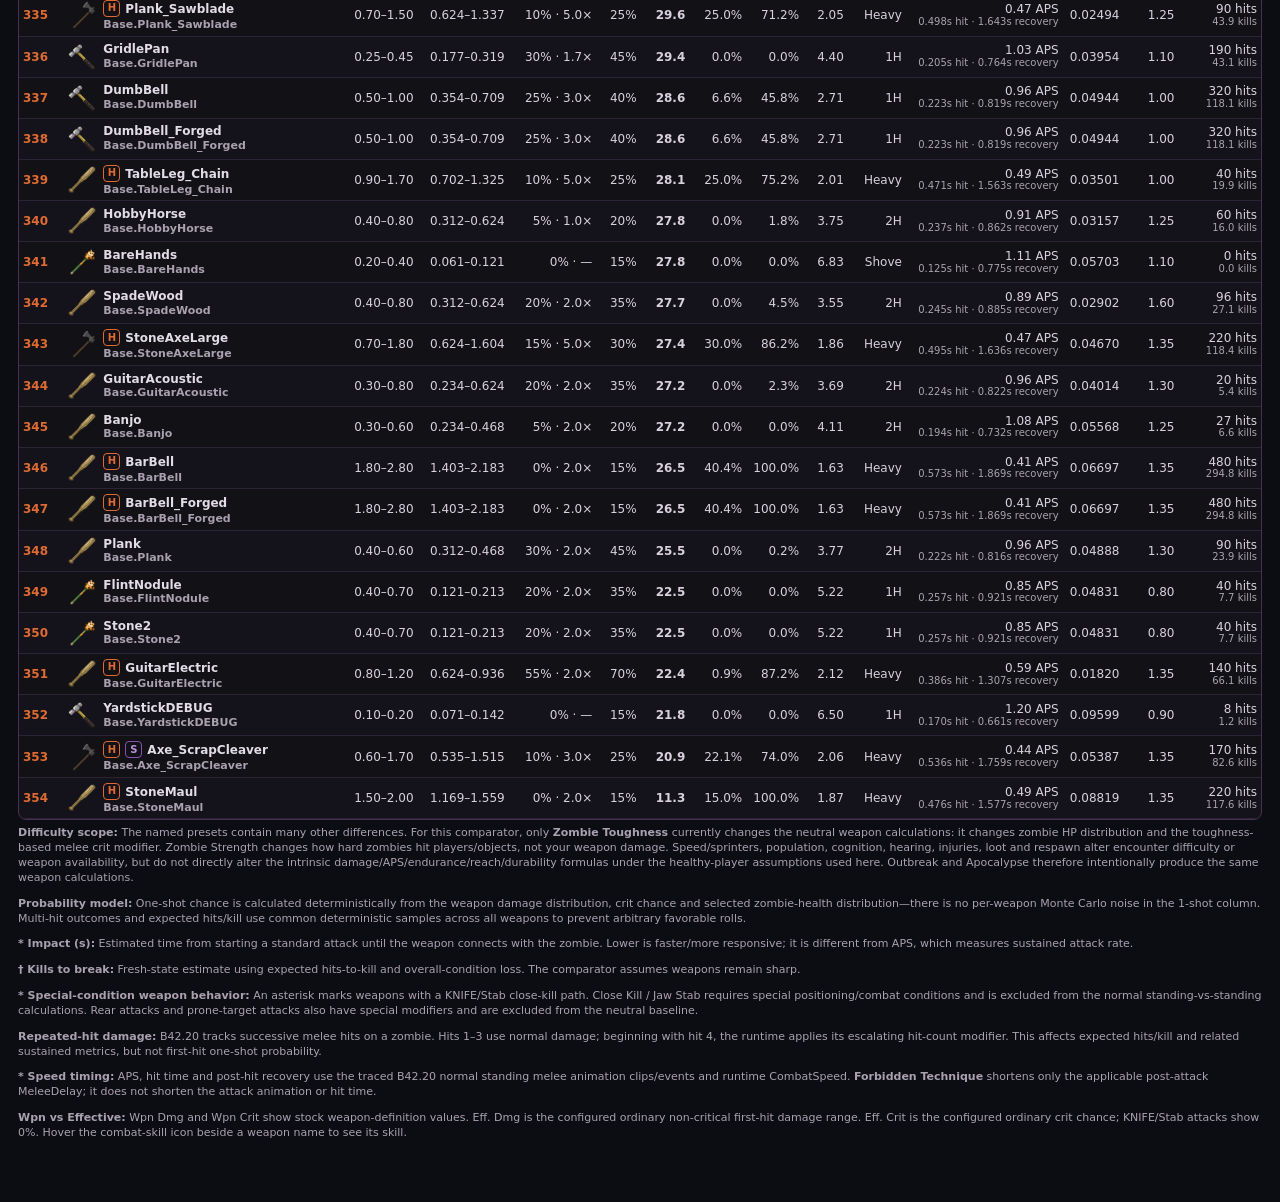
<file: tools/pz/weapons/index.html>
<!DOCTYPE html>

<html lang="en">
<head>
<meta charset="utf-8"/>
<meta content="width=device-width, initial-scale=1" name="viewport"/>
<meta content="#0e1116" name="theme-color"/>
<meta content="Project Zomboid Build 42.20 melee weapon comparator and ranking tool." name="description"/>
<title>PZ Weapon Comparator | SteamMonkey.games</title>
<link href="/favicon.ico" rel="icon" sizes="any"/>
<link href="/assets/icons/favicon-32x32.png" rel="icon" sizes="32x32" type="image/png"/>
<link href="/assets/icons/favicon-16x16.png" rel="icon" sizes="16x16" type="image/png"/>
<link href="/assets/icons/apple-touch-icon.png" rel="apple-touch-icon" sizes="180x180"/>
<link href="/site.webmanifest" rel="manifest"/>
<link href="/css/styles.css" rel="stylesheet"/>
<link href="weapons.css?v=1.12.7" rel="stylesheet"/>
</head>
<body>
<header class="site-header">
<button aria-controls="siteNav" aria-expanded="false" aria-label="Open navigation" class="menu-button" id="menuButton" type="button">
<span></span><span></span><span></span>
</button>
<a aria-label="SteamMonkey.games home" class="brand" href="/">
<span class="brand-primary">SteamMonkey</span><span class="brand-dot">.</span><span class="brand-tld">games</span>
</a>
</header>
<div class="nav-scrim" hidden="" id="navScrim"></div>
<aside aria-hidden="true" class="nav-drawer" id="siteNav">
<div class="nav-header">
<div><div class="nav-eyebrow">SteamMonkey.games</div><div class="nav-title">Tools</div></div>
<button aria-label="Close navigation" class="nav-close" id="navClose" type="button">×</button>
</div>
<nav aria-label="Tool navigation">
      <a class="nav-link" href="/">Home</a>
      <div class="nav-section-label">Project Zomboid</div>
      <a class="nav-link active" href="/tools/pz/weapons/">Weapon Comparator</a>
      <a class="nav-link" href="/tools/pz/kitchen/">Smonkey Kitchen <span class="status-pill">Beta</span></a>
      <div class="nav-section-label">Path of Exile 2</div>
      <a class="nav-link" href="/tools/poe2/filter/">Loot Filter Builder</a>
      <div class="nav-section-label">More tools</div>
      <div class="nav-placeholder"><span>Coming Soon</span><span class="status-pill">Soon</span></div>
    </nav>
<div class="nav-footer">Smonkey</div>
</aside>
<main class="weapon-app">
<section class="weapon-tool-header">
<div class="tool-kicker">Project Zomboid • Build 42.20</div>
<h1>Weapon Comparator <span class="tool-version">V1.12.7</span></h1>
<p>Single-target melee comparison. Character inputs change weapon calculations; weighted preferences only reorder the results.</p>
</section>
<section class="weapon-content">
<section class="controls v112-controls">
<div class="card character-levels">
<label class="group-label">Character Levels</label>
<div class="level-grid">
<div class="skill-inline" data-level-control="strength">
<div class="skill-label"><span>STR <b class="val" id="strengthV">5</b></span></div>
<input aria-label="STR" class="level-range-input" id="strength" max="10" min="0" type="range" value="5"/>
<div aria-label="STR level selector" class="pz-levels" role="group"><button aria-label="Set STR to 1" class="pz-level-pip" data-level="1" type="button"><img alt="" src="assets/skills/skill-unlocked.png"/></button><button aria-label="Set STR to 2" class="pz-level-pip" data-level="2" type="button"><img alt="" src="assets/skills/skill-unlocked.png"/></button><button aria-label="Set STR to 3" class="pz-level-pip" data-level="3" type="button"><img alt="" src="assets/skills/skill-unlocked.png"/></button><button aria-label="Set STR to 4" class="pz-level-pip" data-level="4" type="button"><img alt="" src="assets/skills/skill-unlocked.png"/></button><button aria-label="Set STR to 5" class="pz-level-pip" data-level="5" type="button"><img alt="" src="assets/skills/skill-unlocked.png"/></button><button aria-label="Set STR to 6" class="pz-level-pip" data-level="6" type="button"><img alt="" src="assets/skills/skill-empty.png"/></button><button aria-label="Set STR to 7" class="pz-level-pip" data-level="7" type="button"><img alt="" src="assets/skills/skill-empty.png"/></button><button aria-label="Set STR to 8" class="pz-level-pip" data-level="8" type="button"><img alt="" src="assets/skills/skill-empty.png"/></button><button aria-label="Set STR to 9" class="pz-level-pip" data-level="9" type="button"><img alt="" src="assets/skills/skill-empty.png"/></button><button aria-label="Set STR to 10" class="pz-level-pip" data-level="10" type="button"><img alt="" src="assets/skills/skill-empty.png"/></button></div>
</div>
<div class="skill-inline" data-level-control="fitness">
<div class="skill-label"><span>FIT <b class="val" id="fitnessV">5</b></span></div>
<input aria-label="FIT" class="level-range-input" id="fitness" max="10" min="0" type="range" value="5"/>
<div aria-label="FIT level selector" class="pz-levels" role="group"><button aria-label="Set FIT to 1" class="pz-level-pip" data-level="1" type="button"><img alt="" src="assets/skills/skill-unlocked.png"/></button><button aria-label="Set FIT to 2" class="pz-level-pip" data-level="2" type="button"><img alt="" src="assets/skills/skill-unlocked.png"/></button><button aria-label="Set FIT to 3" class="pz-level-pip" data-level="3" type="button"><img alt="" src="assets/skills/skill-unlocked.png"/></button><button aria-label="Set FIT to 4" class="pz-level-pip" data-level="4" type="button"><img alt="" src="assets/skills/skill-unlocked.png"/></button><button aria-label="Set FIT to 5" class="pz-level-pip" data-level="5" type="button"><img alt="" src="assets/skills/skill-unlocked.png"/></button><button aria-label="Set FIT to 6" class="pz-level-pip" data-level="6" type="button"><img alt="" src="assets/skills/skill-empty.png"/></button><button aria-label="Set FIT to 7" class="pz-level-pip" data-level="7" type="button"><img alt="" src="assets/skills/skill-empty.png"/></button><button aria-label="Set FIT to 8" class="pz-level-pip" data-level="8" type="button"><img alt="" src="assets/skills/skill-empty.png"/></button><button aria-label="Set FIT to 9" class="pz-level-pip" data-level="9" type="button"><img alt="" src="assets/skills/skill-empty.png"/></button><button aria-label="Set FIT to 10" class="pz-level-pip" data-level="10" type="button"><img alt="" src="assets/skills/skill-empty.png"/></button></div>
</div>
<div class="skill-inline" data-level-control="skill">
<div class="skill-label"><span>Weapon Skill <b class="val" id="skillV">5</b></span></div>
<input aria-label="Weapon Skill" class="level-range-input" id="skill" max="10" min="0" type="range" value="5"/>
<div aria-label="Weapon Skill level selector" class="pz-levels" role="group"><button aria-label="Set Weapon Skill to 1" class="pz-level-pip" data-level="1" type="button"><img alt="" src="assets/skills/skill-unlocked.png"/></button><button aria-label="Set Weapon Skill to 2" class="pz-level-pip" data-level="2" type="button"><img alt="" src="assets/skills/skill-unlocked.png"/></button><button aria-label="Set Weapon Skill to 3" class="pz-level-pip" data-level="3" type="button"><img alt="" src="assets/skills/skill-unlocked.png"/></button><button aria-label="Set Weapon Skill to 4" class="pz-level-pip" data-level="4" type="button"><img alt="" src="assets/skills/skill-unlocked.png"/></button><button aria-label="Set Weapon Skill to 5" class="pz-level-pip" data-level="5" type="button"><img alt="" src="assets/skills/skill-unlocked.png"/></button><button aria-label="Set Weapon Skill to 6" class="pz-level-pip" data-level="6" type="button"><img alt="" src="assets/skills/skill-empty.png"/></button><button aria-label="Set Weapon Skill to 7" class="pz-level-pip" data-level="7" type="button"><img alt="" src="assets/skills/skill-empty.png"/></button><button aria-label="Set Weapon Skill to 8" class="pz-level-pip" data-level="8" type="button"><img alt="" src="assets/skills/skill-empty.png"/></button><button aria-label="Set Weapon Skill to 9" class="pz-level-pip" data-level="9" type="button"><img alt="" src="assets/skills/skill-empty.png"/></button><button aria-label="Set Weapon Skill to 10" class="pz-level-pip" data-level="10" type="button"><img alt="" src="assets/skills/skill-empty.png"/></button></div>
</div>
<div class="skill-inline" data-level-control="maintenance">
<div class="skill-label"><span>Maintenance <b class="val" id="maintenanceV">5</b></span></div>
<input aria-label="Maintenance" class="level-range-input" id="maintenance" max="10" min="0" type="range" value="5"/>
<div aria-label="Maintenance level selector" class="pz-levels" role="group"><button aria-label="Set Maintenance to 1" class="pz-level-pip" data-level="1" type="button"><img alt="" src="assets/skills/skill-unlocked.png"/></button><button aria-label="Set Maintenance to 2" class="pz-level-pip" data-level="2" type="button"><img alt="" src="assets/skills/skill-unlocked.png"/></button><button aria-label="Set Maintenance to 3" class="pz-level-pip" data-level="3" type="button"><img alt="" src="assets/skills/skill-unlocked.png"/></button><button aria-label="Set Maintenance to 4" class="pz-level-pip" data-level="4" type="button"><img alt="" src="assets/skills/skill-unlocked.png"/></button><button aria-label="Set Maintenance to 5" class="pz-level-pip" data-level="5" type="button"><img alt="" src="assets/skills/skill-unlocked.png"/></button><button aria-label="Set Maintenance to 6" class="pz-level-pip" data-level="6" type="button"><img alt="" src="assets/skills/skill-empty.png"/></button><button aria-label="Set Maintenance to 7" class="pz-level-pip" data-level="7" type="button"><img alt="" src="assets/skills/skill-empty.png"/></button><button aria-label="Set Maintenance to 8" class="pz-level-pip" data-level="8" type="button"><img alt="" src="assets/skills/skill-empty.png"/></button><button aria-label="Set Maintenance to 9" class="pz-level-pip" data-level="9" type="button"><img alt="" src="assets/skills/skill-empty.png"/></button><button aria-label="Set Maintenance to 10" class="pz-level-pip" data-level="10" type="button"><img alt="" src="assets/skills/skill-empty.png"/></button></div>
</div>
</div>
</div>
<div class="card options-panel">
<div class="options-top">
<div class="utility-group combat-group">
<label class="group-label">Combat Options</label>
<div class="checks">
<label><input id="axeman" type="checkbox"/> Axeman</label>
<label class="forbidden-label" title="Forbidden Technique — Models using the interact/grapple input to shorten post-attack recovery. Does not shorten the attack animation or time to hit."><input id="forbidden" type="checkbox"/> <span aria-label="Forbidden Technique" class="glitch-text" data-text="Forbidden Technique">F̴̞̰̈́̐͂̇̍͆̿̈́̍͘̕̕͠͝ö̸̢̨̤̗́̎͊̑̈́̏͆̒̈́͋̕͘͝r̷̨̜̬̗͒̈̾̒̋͒͐̄̄̕͝͝͝b̵̡͚̗̦̎̈́̿̓͋͋̋̔͗́̿̽͝i̴̘̤͓͛̅̈́̇̔̅̋͊̒̈́d̸̛̲̙̜͌̍͒̇͒̋̐̚d̷̬͖̝́̈́̾͛͛͒̄͊̓̕ȇ̸̦̳͑̍͂̔͐͒͆͝n̷̡̗̞̐̄͌͐̍̓̕ ̴̖̄̓͂̔͆T̶͍̺̘͗͒̈́̀̓͐̚͘͝e̸̘̅͂͌̅́͠c̶̫̮̈́́̏͂̓̕h̴̟̫͌͛̾̈́͋͠n̸̨̟̎̒̽͆͑̅͗̅̽ḭ̷̰̈́̓͊̄͒̾̿͘͝q̶̰̓͐͋͗̈́̿̑̒̚ư̸͇̿̿̍̒͊̈́̚͠e̶͙͌̇͛̍̽̍̄</span></label>
<label><input checked="" id="proper" type="checkbox"/> 2H Grip</label>
</div>
</div>
<div class="utility-group hide-group">
<label class="group-label">Hide</label>
<div class="checks">
<label title="Hide weapons classified as Heavy by the comparator"><input id="hideHeavy" type="checkbox"/> Heavy</label>
<label title="Hide weapons affected by the B42.20 Sharpness mechanic"><input id="hideSharp" type="checkbox"/> Sharp</label>
<label title="Hide weapons with no recognized weapon-skill category"><input id="hideOther" type="checkbox"/> Other</label>
</div>
</div>
<div class="utility-group distance-group">
<label class="group-label hit-label">Hit Distance <span class="val" id="distanceV">75%</span></label>
<input id="distance" max="100" min="25" step="5" type="range" value="75"/>
</div>
</div>
<div class="difficulty-inline">
<label for="difficulty">Difficulty</label>
<select id="difficulty" title="Only combat-relevant zombie toughness is applied">
<option selected="" value="normal">Custom — Normal toughness</option>
<option value="rising">Rising — Fragile toughness</option>
<option value="outbreak">Outbreak — Random toughness</option>
<option value="apocalypse">Apocalypse — Random toughness</option>
<option value="extinction">Extinction — Tough toughness</option>
</select>
<span class="diffnote" id="difficultyNote">Normal toughness · HP ~1.8–2.1 · crit ±0</span>
</div>
</div>
</section><p class="note distance-note"><b>Hit Distance:</b> Percentage of the weapon's currently usable reach when the hit lands. Damage scales continuously with actual distance. At skill 7+, Axe, Long Blunt and Spear gain +20% usable reach while the damage calculation still divides by the weapon's stock MaxRange, so that extra reach can also increase distance-based damage.</p>
<div class="legend"><strong>Always sharp</strong><span><b>S</b> = affected by Sharpness</span><span>Multi-hit OFF</span><span>Overkill has no ranking value</span><span>Difficulty applies only direct weapon-performance modifiers</span></div>
<p class="note knife-note"><b>Knife / stab crits:</b> B42.20 can calculate a crit roll for <code>Stab</code>/KNIFE attacks, but an ordinary non-close-kill knife attack explicitly cancels that critical hit. The table still shows the weapon's <b>stock</b> CriticalChance and CritDmgMultiplier, while neutral combat calculations treat ordinary <code>Stab</code> attacks as <b>0% effective crit chance</b>. Weapons marked <b>*</b> have a special close-kill interaction that is not included in the neutral ranking.</p>
<div class="weightmode"><label><input checked="" id="weightsEnabled" type="checkbox"/> Enable weighted ranking</label><span id="sortHint">Weighted score controls sorting</span></div>
<section class="prefs" id="prefsPanel">
<div class="pref"><label>Preference 1</label><div class="prow"><select id="p1"></select><input id="w1" max="100" min="0" type="number" value="50"/></div></div>
<div class="pref"><label>Preference 2</label><div class="prow"><select id="p2"></select><input id="w2" max="100" min="0" type="number" value="30"/></div></div>
<div class="pref"><label>Preference 3</label><div class="prow"><select id="p3"></select><input id="w3" max="100" min="0" type="number" value="20"/></div></div>
<div class="pref"><label>Preference 4</label><div class="prow"><select id="p4"></select><input id="w4" max="100" min="0" type="number" value="0"/></div></div>
<div class="pref"><label>Preference 5</label><div class="prow"><select id="p5"></select><input id="w5" max="100" min="0" type="number" value="0"/></div></div>
</section><div class="status" id="weightSummary" style="margin:1px 0 3px">Weights normalized internally to 100%</div>
<div class="toolbar"><input id="search" placeholder="Search weapons…" type="search"/><select id="filter"><option value="">All weapon skills</option></select><button id="calc">Recalculate</button><button id="reset">Reset</button></div><div class="status" id="status">Calculating…</div>
<div class="wrap"><table><thead><tr>
<th>#</th><th>Weapon</th>
<th class="sortable" data-sort="baseMax"><span class="th-stack">Wpn<br/>Dmg</span></th>
<th class="sortable" data-sort="effMax"><span class="th-stack">Eff.<br/>Dmg</span></th>
<th class="sortable" data-sort="baseCrit"><span class="th-stack">Wpn<br/>Crit</span></th>
<th class="sortable" data-sort="effCrit"><span class="th-stack">Eff.<br/>Crit</span></th>
<th id="scoreHead">Score</th>
<th class="sortable" data-sort="one">1-shot</th>
<th class="sortable" data-sort="two"><span class="th-stack">≤2<br/>hits</span></th>
<th class="sortable" data-sort="hpk"><span class="th-stack">Hits/<br/>kill</span></th>
<th class="sortable" data-sort="family">Attack</th>
<th class="sortable" data-sort="speed">Speed</th>
<th class="sortable" data-sort="epk"><span class="th-stack">End/<br/>Kill</span></th>
<th class="sortable" data-sort="reach">Reach</th>
<th class="sortable" data-sort="killsBreak">Durability</th>
</tr></thead><tbody id="rows"></tbody></table></div><p class="note"><b>Difficulty scope:</b> The named presets contain many other differences. For this comparator, only <b>Zombie Toughness</b> currently changes the neutral weapon calculations: it changes zombie HP distribution and the toughness-based melee crit modifier. Zombie Strength changes how hard zombies hit players/objects, not your weapon damage. Speed/sprinters, population, cognition, hearing, injuries, loot and respawn alter encounter difficulty or weapon availability, but do not directly alter the intrinsic damage/APS/endurance/reach/durability formulas under the healthy-player assumptions used here. Outbreak and Apocalypse therefore intentionally produce the same weapon calculations.</p><p class="note"><b>Probability model:</b> One-shot chance is calculated deterministically from the weapon damage distribution, crit chance and selected zombie-health distribution—there is no per-weapon Monte Carlo noise in the 1-shot column. Multi-hit outcomes and expected hits/kill use common deterministic samples across all weapons to prevent arbitrary favorable rolls.</p><p class="note"><b>* Impact (s):</b> Estimated time from starting a standard attack until the weapon connects with the zombie. Lower is faster/more responsive; it is different from APS, which measures sustained attack rate.</p><p class="note"><b>† Kills to break:</b> Fresh-state estimate using expected hits-to-kill and overall-condition loss. The comparator assumes weapons remain sharp.</p>
<p class="note"><b>* Special-condition weapon behavior:</b> An asterisk marks weapons with a KNIFE/Stab close-kill path. Close Kill / Jaw Stab requires special positioning/combat conditions and is excluded from the normal standing-vs-standing calculations. Rear attacks and prone-target attacks also have special modifiers and are excluded from the neutral baseline.</p>
<p class="note"><b>Repeated-hit damage:</b> B42.20 tracks successive melee hits on a zombie. Hits 1–3 use normal damage; beginning with hit 4, the runtime applies its escalating hit-count modifier. This affects expected hits/kill and related sustained metrics, but not first-hit one-shot probability.</p>
<p class="note"><b>* Speed timing:</b> APS, hit time and post-hit recovery use the traced B42.20 normal standing melee animation clips/events and runtime CombatSpeed. <b>Forbidden Technique</b> shortens only the applicable post-attack MeleeDelay; it does not shorten the attack animation or hit time.</p>
<p class="note"><b>Wpn vs Effective:</b> Wpn Dmg and Wpn Crit show stock weapon-definition values. Eff. Dmg is the configured ordinary non-critical first-hit damage range. Eff. Crit is the configured ordinary crit chance; KNIFE/Stab attacks show 0%. Hover the combat-skill icon beside a weapon name to see its skill.</p>
</section>
</main>
<script src="/js/app.js"></script>
<script src="weapons.js?v=1.12.7"></script>
</body>
</html>
</file>
<file: css/styles.css>
/* SteamMonkey.games base shell v0.1 */
:root {
  --bg: #0e1116;
  --panel: #151922;
  --panel-2: #1c202b;
  --text: #f4f1ec;
  --muted: #a9a3ad;
  --purple: #4a2a72;
  --purple-bright: #6d3aa0;
  --orange: #b63f0b;
  --line: rgba(255,255,255,.09);
  --header-h: 64px;
  --drawer-w: min(330px, 88vw);
}

* { box-sizing: border-box; }
html, body { margin: 0; min-height: 100%; }
body {
  min-height: 100vh;
  background:
    radial-gradient(circle at 50% 45%, rgba(74,42,114,.18), transparent 42%),
    var(--bg);
  color: var(--text);
  font-family: Inter, ui-sans-serif, system-ui, -apple-system, BlinkMacSystemFont, "Segoe UI", sans-serif;
  overflow-x: hidden;
}

button, a { font: inherit; }
a { color: inherit; text-decoration: none; }

.site-header {
  position: fixed;
  inset: 0 0 auto 0;
  z-index: 30;
  height: var(--header-h);
  display: flex;
  align-items: center;
  gap: 16px;
  padding: 0 20px;
  background: rgba(14,17,22,.72);
  border-bottom: 1px solid var(--line);
  backdrop-filter: blur(14px);
}

.menu-button, .nav-close {
  border: 0;
  color: var(--text);
  background: transparent;
  cursor: pointer;
}
.menu-button {
  width: 42px; height: 42px;
  display: grid;
  place-content: center;
  gap: 5px;
  border-radius: 10px;
}
.menu-button:hover { background: rgba(255,255,255,.06); }
.menu-button span {
  display: block;
  width: 20px; height: 2px;
  border-radius: 999px;
  background: currentColor;
}

.brand {
  font-size: 16px;
  font-weight: 750;
  letter-spacing: -.02em;
}
.brand-dot, .brand-tld { color: #d75b1f; }

.hero {
  position: relative;
  min-height: 100vh;
  display: grid;
  place-items: center;
  padding: calc(var(--header-h) + 48px) 24px 48px;
  isolation: isolate;
  overflow: hidden;
}
.watermark {
  position: absolute;
  z-index: -2;
  width: min(780px, 82vw);
  max-height: 82vh;
  object-fit: contain;
  opacity: .075;
  filter: grayscale(1) contrast(1.08);
  user-select: none;
  pointer-events: none;
}
.hero::after {
  content: "";
  position: absolute;
  inset: 0;
  z-index: -1;
  background: radial-gradient(circle, transparent 10%, rgba(14,17,22,.20) 55%, rgba(14,17,22,.78) 100%);
  pointer-events: none;
}

.hero-content {
  width: min(680px, 100%);
  text-align: center;
}
.eyebrow {
  margin: 0 0 12px;
  color: #c9a9e8;
  font-size: 13px;
  font-weight: 800;
  letter-spacing: .14em;
  text-transform: uppercase;
}
h1 {
  margin: 0;
  font-size: clamp(2.35rem, 7vw, 5.25rem);
  line-height: .98;
  letter-spacing: -.055em;
}
.subhead {
  width: min(570px, 100%);
  margin: 22px auto 28px;
  color: var(--muted);
  font-size: clamp(1rem, 2vw, 1.15rem);
  line-height: 1.65;
}
.coming-soon {
  padding: 12px 19px;
  border: 1px solid rgba(182,63,11,.65);
  border-radius: 10px;
  background: rgba(182,63,11,.12);
  color: #f0b18d;
  font-weight: 750;
  letter-spacing: .02em;
}

.nav-scrim {
  position: fixed;
  inset: 0;
  z-index: 39;
  background: rgba(0,0,0,.55);
  backdrop-filter: blur(2px);
}
.nav-drawer {
  position: fixed;
  z-index: 40;
  inset: 0 auto 0 0;
  width: var(--drawer-w);
  display: flex;
  flex-direction: column;
  padding: 20px;
  background: #12161e;
  border-right: 1px solid var(--line);
  box-shadow: 20px 0 70px rgba(0,0,0,.35);
  transform: translateX(-102%);
  transition: transform 180ms ease;
}
.nav-drawer.open { transform: translateX(0); }
.nav-header {
  display: flex;
  align-items: flex-start;
  justify-content: space-between;
  padding-bottom: 20px;
  border-bottom: 1px solid var(--line);
}
.nav-eyebrow {
  color: var(--muted);
  font-size: 11px;
  font-weight: 750;
  text-transform: uppercase;
  letter-spacing: .1em;
}
.nav-title { margin-top: 4px; font-size: 22px; font-weight: 800; }
.nav-close {
  width: 38px; height: 38px;
  border-radius: 9px;
  font-size: 28px;
  line-height: 1;
}
.nav-close:hover { background: rgba(255,255,255,.06); }

nav { padding-top: 18px; }
.nav-link, .nav-placeholder {
  min-height: 44px;
  display: flex;
  align-items: center;
  justify-content: space-between;
  padding: 0 12px;
  border-radius: 9px;
}
.nav-link:hover { background: rgba(255,255,255,.05); }
.nav-link.active {
  background: rgba(74,42,114,.28);
  color: #e2cdf5;
}
.nav-section-label {
  margin: 24px 12px 8px;
  color: #76717b;
  font-size: 11px;
  font-weight: 800;
  letter-spacing: .12em;
  text-transform: uppercase;
}
.nav-placeholder { color: #9a949f; }
.status-pill {
  padding: 3px 7px;
  border-radius: 999px;
  background: rgba(182,63,11,.15);
  color: #d9855c;
  font-size: 10px;
  font-weight: 800;
  text-transform: uppercase;
  letter-spacing: .05em;
}
.nav-footer {
  margin-top: auto;
  padding: 18px 12px 2px;
  border-top: 1px solid var(--line);
  color: #66616a;
  font-size: 12px;
}

@media (max-width: 600px) {
  :root { --header-h: 58px; }
  .site-header { padding: 0 12px; }
  .watermark { width: 118vw; opacity: .06; }
  .subhead { max-width: 36ch; }
}
@media (prefers-reduced-motion: reduce) {
  .nav-drawer { transition: none; }
}
</file>
<file: tools/poe2/filter/filter.css>
:root{
  color-scheme:dark;
  --sm-bg:#0c0d12;
  --sm-bg2:#111017;
  --sm-panel:#17131e;
  --sm-panel2:#21172d;
  --sm-panel3:#2b1d3a;
  --sm-line:#433252;
  --sm-line-soft:#2d2336;
  --sm-text:#d8d1dd;
  --sm-muted:#aaa1b0;
  --sm-purple:#633492;
  --sm-purple-hi:#8551b5;
  --sm-orange:#d84d08;
  --sm-orange-hi:#df6b32;
  --sm-green:#7fc48d;
  --good:#87c7a1;
  --danger:#dd897b;
}
*{box-sizing:border-box}
.filter-page{overflow-x:hidden}
.filter-app{
  min-height:100vh;
  padding:calc(var(--header-h,48px) + 14px) 18px 28px;
  margin:0;
  background:radial-gradient(circle at 18% -10%,rgba(99,52,146,.18),transparent 28rem),linear-gradient(180deg,var(--sm-bg2),var(--sm-bg));
  color:var(--sm-text);
  font-family:Inter,ui-sans-serif,system-ui,"Segoe UI",Arial,sans-serif;
}
.filter-tool-header{max-width:1500px;margin:0 auto 8px;padding:11px 0 10px;border-bottom:1px solid var(--sm-line)}
.filter-tool-header h1{margin:0;font-size:clamp(24px,3vw,34px);line-height:1.12;letter-spacing:-.02em}
.filter-tool-header p{margin:5px 0 0;color:var(--sm-muted);font-size:13px;line-height:1.4;max-width:1200px}
.filter-app .tool-kicker{color:#c9a9e8;font-size:11px;font-weight:800;letter-spacing:.12em;text-transform:uppercase;margin-bottom:5px}
.filter-app .tool-version{color:var(--sm-muted);font-size:.58em;font-weight:700;vertical-align:baseline;letter-spacing:0}
.filter-content{max-width:1500px;margin:0 auto;padding:10px 0 28px;display:grid;gap:10px}
.data-row{display:flex;justify-content:flex-end;margin-bottom:-2px}
.data-pill{white-space:nowrap;border:1px solid var(--sm-line);background:#15131a;border-radius:999px;padding:6px 10px;color:var(--sm-muted);font-size:11px}
.panel{background:linear-gradient(180deg,var(--sm-panel2),var(--sm-panel));border:1px solid var(--sm-line);border-radius:8px;min-width:0;overflow:hidden}
.panel-head{padding:10px 12px;border-bottom:1px solid var(--sm-line)}
.panel-head h2{margin:0;font-size:14px;line-height:1.2;color:#e2dce6;font-weight:750}
.panel-head p{margin:2px 0 0;color:var(--sm-muted);font-size:11px;line-height:1.4}
.palette-panel{margin:0}
.palette-horizontal{display:flex;gap:7px;flex-wrap:wrap;padding:10px 12px}
.palette-card{min-width:210px;max-width:280px;flex:0 1 250px;text-align:left;padding:9px 10px;border-radius:6px;border:1px solid var(--sm-purple-hi);background:linear-gradient(180deg,#352145,#24172f);color:var(--sm-text);cursor:grab}
.palette-card:hover{border-color:var(--sm-orange-hi);background:#3b203a}
.palette-card strong{display:block;font-size:13px}.palette-card small{display:block;color:var(--sm-muted);margin-top:3px;line-height:1.35;font-size:11px}.palette-card:active{cursor:grabbing}.coming-card{opacity:.42;cursor:not-allowed;border-color:var(--sm-line);background:#17131e}
.builder-grid{display:grid;grid-template-columns:minmax(235px,.75fr) minmax(480px,1.55fr) minmax(320px,1fr);gap:10px;align-items:start}
.completed-panel{min-height:520px}.completed-rules{padding:8px;display:grid;gap:6px;max-height:calc(100vh - 250px);overflow:auto}
.completed-empty{padding:24px 12px;text-align:center;color:var(--sm-muted);font-size:11px;line-height:1.5;border:1px dashed var(--sm-line);border-radius:6px;background:#15131a}.completed-empty span{font-size:10px;color:#77707d}
.completed-card{display:grid;grid-template-columns:24px 1fr 22px;gap:6px;align-items:start;padding:7px;border:1px solid var(--sm-line-soft);border-radius:6px;background:#15131a;cursor:pointer;transition:.15s}
.completed-card:hover{border-color:var(--sm-orange-hi);background:#1d1722}.completed-card.active{border-color:var(--sm-purple-hi);background:#21172d}.completed-card.dragging{opacity:.42}.completed-card.drag-target{border-color:var(--sm-orange-hi)}
.completed-order{width:22px;height:22px;border-radius:5px;display:grid;place-items:center;background:#121116;border:1px solid var(--sm-line);font-weight:800;color:#c9a9e8;font-size:10px}
.completed-body{min-width:0}.completed-top{display:flex;justify-content:space-between;gap:6px;align-items:center}.completed-top strong{font-size:11px;white-space:nowrap;overflow:hidden;text-overflow:ellipsis}.completed-top em{font-size:8px;font-style:normal;font-weight:900;letter-spacing:.08em}.completed-top em.show{color:var(--sm-green)}.completed-top em.hide{color:#df8a8a}.completed-card small{font-size:9px;color:#77707d}
.rule-summary{font-size:10px;color:var(--sm-muted);line-height:1.35}.rule-swatch{height:4px;border-radius:999px;margin-top:6px}.remove-rule{border:0;background:transparent;color:#777;cursor:pointer;font-size:16px;padding:0}.remove-rule:hover{color:var(--sm-orange-hi)}
.reorder-error{margin:0 8px 4px;padding:7px 8px;border:1px solid rgba(216,77,8,.55);background:rgba(216,77,8,.08);border-radius:6px;color:#e9a57f;font-size:10px;line-height:1.4}
.active-rule-row{display:grid;grid-template-columns:1fr 112px;gap:7px;padding:8px 10px 4px}
.active-rule-slot{min-height:86px;border:1px dashed var(--sm-line);border-radius:6px;background:#15131a;padding:7px;transition:.15s}.active-rule-slot.dragover{border-color:var(--sm-orange-hi);background:#1d1722}
.active-slot-title{font-size:9px;text-transform:uppercase;letter-spacing:.09em;color:var(--sm-muted);margin:0 0 5px 2px}.active-rule-card{min-height:54px}.active-empty{min-height:54px;display:grid;place-items:center;text-align:center;color:var(--sm-muted);font-size:10px;padding:8px}
.rule-card{border:1px solid var(--sm-line-soft);border-radius:6px;background:#17131e;padding:8px}.rule-card.active{border-color:var(--sm-purple-hi);background:#21172d}.rule-card h3{font-size:12px;margin:0 0 4px}
.visibility-buttons{display:grid;grid-template-rows:1fr 1fr;gap:6px}.visibility-btn,.add-to-filter,.copy-btn,.add-stat,.filter-row button,.icon-choice{background:linear-gradient(180deg,#352145,#24172f);color:var(--sm-text);border:1px solid var(--sm-purple-hi);border-radius:6px;font-family:inherit;cursor:pointer}
.visibility-btn{font-weight:900;letter-spacing:.08em;min-height:40px}.visibility-btn:hover,.add-to-filter:hover:not(:disabled),.copy-btn:hover,.add-stat:hover,.filter-row button:hover,.icon-choice:hover{border-color:var(--sm-orange-hi);background:#3b203a}
.show-btn.on{color:#d9ffe1;border-color:#4c9b61;background:rgba(43,112,61,.28)}.hide-btn.on{color:#ffe0e0;border-color:#9c5050;background:rgba(121,47,47,.28)}
.add-filter-wrap{padding:5px 10px 10px;border-bottom:1px solid var(--sm-line)}.add-to-filter{width:100%;padding:7px 10px;font-size:13px;font-weight:750}.add-to-filter:disabled{opacity:.35;cursor:not-allowed}.add-filter-note{font-size:9px;color:var(--sm-muted);margin-top:5px;text-align:center;line-height:1.35}
.editor{padding:10px 12px}.empty-editor{padding:34px 20px;text-align:center;color:var(--sm-muted);font-size:11px}.edit-section{border-top:1px solid var(--sm-line-soft);padding-top:11px;margin-top:11px}.edit-section:first-child{border-top:0;padding-top:0;margin-top:0}.section-title{display:flex;align-items:center;justify-content:space-between;margin-bottom:7px}.section-title h3{font-size:11px;text-transform:uppercase;letter-spacing:.08em;color:#d9cde1;margin:0}.section-title span{font-size:10px;color:var(--sm-muted)}
.chips{display:flex;flex-wrap:wrap;gap:5px}.chip{border:1px solid var(--sm-line);background:#1a1720;color:var(--sm-muted);padding:5px 8px;border-radius:6px;cursor:pointer;font-size:11px}.chip:hover{border-color:var(--sm-orange-hi)}.chip.on{border-color:var(--sm-orange-hi);background:#3b203a;color:var(--sm-orange-hi)}.chip.disabled{opacity:.3;cursor:not-allowed}.layer-note{font-size:10px;color:var(--sm-muted);margin:6px 0 0}
.search-row{display:flex;gap:6px}.search-row input,.control input[type=text],.control input[type=number],.filter-app select{width:100%;background:#1a1720;color:var(--sm-text);border:1px solid var(--sm-line);border-radius:6px;padding:6px 7px;font-size:12px;outline:none}.search-row input:focus,.control input:focus,.filter-app select:focus,.filter-app button:focus{border-color:var(--sm-orange-hi);box-shadow:0 0 0 2px rgba(216,77,8,.18)}
.base-list,.mod-list{max-height:180px;overflow:auto;margin-top:6px;border:1px solid var(--sm-line);border-radius:6px;background:#121116}.check-row{display:flex;align-items:center;gap:7px;padding:6px 8px;border-bottom:1px solid var(--sm-line-soft);font-size:11px;cursor:pointer}.check-row:last-child{border-bottom:0}.check-row:hover{background:#21172d}.check-row small{margin-left:auto;color:var(--sm-muted)}
.filter-row{display:grid;grid-template-columns:minmax(150px,1fr) 68px 92px 28px;gap:6px;align-items:center;margin-bottom:6px}.filter-row button{height:31px}.add-stat{padding:6px 9px;width:100%;font-size:11px}.cos-grid{display:grid;grid-template-columns:repeat(2,1fr);gap:7px}.control{display:grid;gap:4px}.control label{font-size:10px;color:var(--sm-muted)}.color-field{display:flex;gap:5px}.color-field input[type=color]{width:40px;height:32px;border:0;padding:0;background:transparent}
.icon-control{grid-column:1/-1}.icon-picker{display:grid;grid-template-columns:repeat(7,minmax(32px,1fr));gap:4px}.icon-choice{height:34px;display:grid;place-items:center;padding:4px}.icon-choice svg{width:21px;height:21px}.icon-choice.on{border-color:var(--sm-orange-hi);background:#3b203a}.none-choice{font-size:9px;grid-column:span 2}
.preview-panel{position:sticky;top:calc(var(--header-h) + 12px)}.loot-stage{height:245px;overflow:hidden;position:relative;background:radial-gradient(ellipse at 16% 23%,rgba(95,82,60,.16),transparent 22%),radial-gradient(ellipse at 72% 69%,rgba(68,63,51,.20),transparent 27%),linear-gradient(145deg,#171713,#0b0d0e 58%,#15130f);border-bottom:1px solid var(--sm-line-soft)}.loot-stage:before,.loot-stage:after{content:"";position:absolute;inset:-15%;pointer-events:none}.loot-stage:before{background:repeating-linear-gradient(28deg,transparent 0 13px,rgba(139,126,94,.05) 14px 15px,transparent 16px 29px),repeating-linear-gradient(151deg,transparent 0 18px,rgba(255,255,255,.025) 19px 20px,transparent 21px 35px);transform:rotate(-4deg);opacity:.95}.loot-stage:after{background:radial-gradient(circle at 50% 50%,transparent 42%,rgba(0,0,0,.52) 100%)}.stage-empty{position:absolute;inset:0;display:grid;place-items:center;color:var(--sm-muted);font-size:11px;z-index:2}.ground-drop{position:absolute;z-index:3;transform:translate(-50%,-50%);white-space:nowrap}.ground-label{position:relative;z-index:4;border:2px solid;padding:3px 7px;font-family:Georgia,"Times New Roman",serif;line-height:1.05;text-shadow:0 1px 1px rgba(0,0,0,.85);box-shadow:0 2px 8px rgba(0,0,0,.46)}.loot-beam{position:absolute;z-index:1;left:50%;bottom:50%;width:6px;height:150px;transform:translateX(-50%);background:linear-gradient(to top,var(--beam),color-mix(in srgb,var(--beam) 60%,transparent) 32%,transparent 90%);filter:blur(2px);opacity:.78}.loot-beam:after{content:"";position:absolute;left:50%;bottom:-7px;width:42px;height:18px;transform:translateX(-50%);border-radius:50%;background:var(--beam);filter:blur(10px);opacity:.42}
.preview-details{padding:10px 12px;border-top:1px solid var(--sm-line)}.preview-item-name{font-size:13px;font-weight:750;color:#e2dce6}.preview-meta{font-size:10px;color:var(--sm-muted);margin-top:3px;line-height:1.45}.match-count{color:var(--sm-orange-hi)}.selected-map-icon{display:inline-grid;place-items:center;vertical-align:middle;margin-left:5px;width:21px;height:21px;background:#121116;border:1px solid var(--sm-line);border-radius:5px}.selected-map-icon svg{width:17px;height:17px}
.compiler{border-top:1px solid var(--sm-line)}.compiler-toolbar{display:flex;align-items:center;justify-content:space-between;padding:8px 10px}.compiler-toolbar strong{font-size:11px}.copy-btn{padding:5px 7px;font-size:10px}.execution-order{padding:0 10px 9px;border-bottom:1px solid var(--sm-line-soft)}.order-head{display:flex;align-items:center;justify-content:space-between;padding-top:3px;margin-bottom:5px}.order-head strong{font-size:10px;color:#d9cde1}.order-head span{font-size:9px;color:var(--sm-muted);text-transform:uppercase;letter-spacing:.07em}.order-list{display:grid;gap:3px}.order-row{display:grid;grid-template-columns:18px 1fr 42px auto;gap:5px;align-items:center;padding:4px 6px;border-radius:5px;background:#15131a;font-size:9px;color:var(--sm-muted)}.order-row.active{background:#21172d;color:#e2dce6}.order-row b{color:#c9a9e8}.order-row em{font-style:normal;font-weight:800;font-size:8px}.order-row small{color:#77707d;text-align:right}.execution-order p,.order-empty{margin:5px 0 0;color:var(--sm-muted);font-size:9px;line-height:1.35}
.code{margin:0;max-height:310px;overflow:auto;padding:10px 12px;background:#121116;color:#c9c3ce;font:10px/1.5 ui-monospace,SFMono-Regular,Consolas,monospace;white-space:pre-wrap;word-break:break-word}.warning{margin:8px 10px 10px;padding:7px 8px;border-left:3px solid var(--sm-orange);background:rgba(216,77,8,.07);color:var(--sm-muted);font-size:10px;line-height:1.4}
@media(max-width:1180px){.builder-grid{grid-template-columns:minmax(210px,.75fr) minmax(430px,1.5fr)}.preview-panel{grid-column:1/-1;position:static;display:grid;grid-template-columns:1fr 1fr}.compiler{border-top:0;border-left:1px solid var(--sm-line)}.completed-rules{max-height:520px}}
@media(max-width:800px){.filter-app{padding-left:10px;padding-right:10px}.builder-grid{grid-template-columns:1fr}.completed-panel,.build-panel,.preview-panel{grid-column:auto}.completed-rules{max-height:none}.preview-panel{display:block}.compiler{border-left:0;border-top:1px solid var(--sm-line)}.palette-horizontal .palette-card{max-width:none;flex:1 1 190px}.cos-grid{grid-template-columns:1fr}.active-rule-row{grid-template-columns:1fr 96px}}

/* v0.7.0 POE2 preview-only refinements */
.ground-preview{
  position:relative;
  overflow:hidden;
}

.rarity-drop{
  position:absolute;
  transform:translate(-50%,-50%);
  min-width:0;
  text-align:center;
  pointer-events:none;
}

.poe2-label{
  position:relative;
  z-index:3;
  display:inline-block;
  box-sizing:border-box;
  max-width:260px;
  padding:2px 7px 3px;
  border:1px solid;
  border-radius:0;
  font-family:'Fontin SmallCaps','Fontin',Georgia,serif;
  font-variant:small-caps;
  font-weight:500 !important;
  letter-spacing:.01em;
  line-height:1;
  white-space:nowrap;
  overflow:hidden;
  text-overflow:ellipsis;
  text-shadow:
    0 1px 0 rgba(0,0,0,.98),
    1px 0 0 rgba(0,0,0,.45),
    -1px 0 0 rgba(0,0,0,.45);
  box-shadow:
    inset 0 0 0 1px rgba(255,255,255,.02),
    0 1px 2px rgba(0,0,0,.78);
}

.loot-beam-wrap{
  position:absolute;
  z-index:1;
  left:50%;
  bottom:-26px;
  width:86px;
  height:164px;
  transform:translateX(-50%);
  pointer-events:none;
}

.loot-beam-glow{
  position:absolute;
  left:50%;
  bottom:11px;
  width:16px;
  height:140px;
  transform:translateX(-50%);
  background:linear-gradient(to top,
    transparent 0%,
    color-mix(in srgb,var(--beam) 42%,transparent) 13%,
    color-mix(in srgb,var(--beam) 76%,transparent) 48%,
    color-mix(in srgb,var(--beam) 34%,transparent) 82%,
    transparent 100%);
  filter:blur(5px);
  opacity:.9;
}

.loot-beam-core{
  position:absolute;
  left:50%;
  bottom:12px;
  width:2px;
  height:136px;
  transform:translateX(-50%);
  background:linear-gradient(to top,
    transparent 0%,
    var(--beam) 10%,
    var(--beam) 74%,
    rgba(255,255,255,.28) 86%,
    transparent 100%);
  box-shadow:0 0 4px var(--beam),0 0 10px var(--beam);
  opacity:.96;
}

.loot-beam-ground{
  position:absolute;
  left:50%;
  bottom:2px;
  width:58px;
  height:13px;
  transform:translateX(-50%);
  border-radius:50%;
  background:radial-gradient(ellipse at center,
    color-mix(in srgb,var(--beam) 95%,white 5%) 0%,
    color-mix(in srgb,var(--beam) 58%,transparent) 34%,
    transparent 72%);
  filter:blur(1.5px);
  opacity:.9;
}

.preview-meta,
.preview-top,
.preview-icon-note{
  font-family:'Fontin','Segoe UI',serif;
}

.preview-icon-note{
  margin-top:3px;
  color:#8f8794;
  font-size:9px;
}

.sound-preview-btn{
  margin-left:6px;
  min-width:58px;
  height:32px;
  padding:0 9px;
  vertical-align:middle;
  white-space:nowrap;
}

.sound-preview-btn.is-playing{
  outline:1px solid rgba(255,255,255,.15);
}

.sound-control-row{
  display:flex;
  align-items:center;
  gap:6px;
}
.sound-control-row select{
  flex:1 1 auto;
  min-width:0;
}
.sound-control-row .sound-preview-btn{
  flex:0 0 auto;
  margin-left:0;
}


/* v0.8.0 itemization-facing rule refinements */
.itemization-note{
  margin-top:0;
  margin-bottom:10px;
}
.item-property-row{
  display:block;
  margin-bottom:8px;
}
.property-main{
  display:grid;
  grid-template-columns:minmax(150px,1.7fr) minmax(105px,1fr) minmax(72px,.75fr) 34px;
  gap:6px;
  align-items:center;
}
.property-main select,
.property-main input{
  width:100%;
}
.property-hint{
  margin-top:4px;
  font-size:11px;
  color:#958b9d;
}
.property-remove{
  min-width:34px;
  padding-left:0;
  padding-right:0;
}
.selected-affixes{
  display:flex;
  flex-wrap:wrap;
  gap:6px;
  margin:8px 0 10px;
}
.affix-empty{
  padding:8px 0;
  font-size:12px;
  color:#958b9d;
}
.affix-chip{
  display:inline-flex;
  align-items:center;
  gap:7px;
  min-height:28px;
  padding:4px 8px;
  border-radius:999px;
  font-size:12px;
}
.affix-chip b{
  font-size:15px;
  line-height:1;
}
.affix-chip-warning{
  border-style:dashed;
  opacity:.72;
}
.affix-match-row{
  display:flex;
  align-items:center;
  gap:7px;
  flex-wrap:wrap;
  margin:8px 0 10px;
  font-size:12px;
}
.affix-match-row input{
  width:64px;
}
.affix-result{
  align-items:flex-start;
}
.affix-result-main{
  display:flex;
  flex-direction:column;
  gap:2px;
}
.affix-result-main small{
  color:#958b9d;
  font-size:10px;
  text-transform:capitalize;
}
.affix-search-prompt{
  color:#958b9d;
}
@media (max-width:760px){
  .property-main{
    grid-template-columns:1fr 1fr;
  }
  .property-remove{
    min-height:32px;
  }
}


/* v0.8.1 simplified unidentified-item properties */
.simple-property-grid{
  display:grid;
  gap:8px;
}
.simple-property-row{
  display:flex;
  align-items:center;
  justify-content:space-between;
  gap:14px;
  padding:9px 10px;
  border:1px solid rgba(255,255,255,.07);
  border-radius:6px;
  background:rgba(255,255,255,.02);
}
.simple-property-label{
  display:flex;
  flex-direction:column;
  gap:2px;
}
.simple-property-label small{
  color:#958b9d;
  font-size:11px;
  font-weight:400;
}
.simple-ilvl-control{
  display:flex;
  align-items:center;
  gap:6px;
  flex:0 0 auto;
}
.simple-ilvl-control input{
  width:78px;
}
.simple-toggle-row input[type="checkbox"]{
  flex:0 0 auto;
}
.advanced-section{
  padding:0;
}
.advanced-summary{
  display:flex;
  justify-content:space-between;
  align-items:center;
  gap:12px;
  cursor:pointer;
  padding:12px;
  list-style:none;
}
.advanced-summary::-webkit-details-marker{
  display:none;
}
.advanced-summary span:first-child{
  display:flex;
  flex-direction:column;
  gap:2px;
}
.advanced-summary small{
  color:#958b9d;
  font-size:11px;
  font-weight:400;
}
.advanced-section[open] > :not(summary){
  margin-left:12px;
  margin-right:12px;
}
.advanced-section[open] > :last-child{
  margin-bottom:12px;
}

/* v0.9.0 expanded item palette */
.palette-panel .palette-horizontal{flex-wrap:wrap}
.palette-panel .palette-card{flex:1 1 180px;min-width:160px}
.palette-loading{color:#958b9d;font-size:12px}


/* v0.9.3 rule naming + full filter preview */
.rule-name-section .rule-name-input{
  width:100%;box-sizing:border-box;margin-top:8px;padding:10px 12px;
  border:1px solid rgba(255,255,255,.14);border-radius:8px;
  background:#101319;color:#f3edf7;font:inherit;font-weight:700
}
.rule-action-wrap{display:flex;flex-direction:column;gap:6px;min-width:150px}
.rule-action-label{font-size:11px;text-transform:uppercase;letter-spacing:.08em;color:#9b91a2}
.rule-action-note{font-size:10px;color:#817987;line-height:1.25}
.compiler-toolbar>div:first-child{display:flex;flex-direction:column;gap:2px}
.compiler-subtitle{font-size:10px;color:#8f8795;font-weight:400}
#compiled.filter-code,.compiler .code{white-space:normal}
.filter-block{margin:0 0 10px;border:1px solid rgba(255,255,255,.09);border-radius:8px;overflow:hidden;background:#0c0f14}
.filter-block.active-filter-block{outline:2px solid rgba(199,119,255,.58);border-color:rgba(199,119,255,.55);box-shadow:0 0 0 3px rgba(199,119,255,.08)}
.filter-block-head{display:flex;justify-content:space-between;gap:12px;padding:7px 9px;background:rgba(255,255,255,.035);border-bottom:1px solid rgba(255,255,255,.07)}
.filter-block-head span{font-weight:700;color:#e8dff0}
.filter-block-head small{font-size:10px;color:#968d9b;text-align:right}
.filter-block pre{margin:0;padding:10px 12px;white-space:pre-wrap;overflow-wrap:anywhere;color:inherit;font:inherit}
.filter-empty{padding:16px;border:1px dashed rgba(255,255,255,.12);border-radius:8px;color:#918896;text-align:center}


/* v0.9.4 visual/layout cleanup only */

/* Main three-column rhythm */
.builder-grid{
  align-items:start;
  gap:18px;
}
.builder-grid > .panel{
  min-width:0;
  box-sizing:border-box;
}
.completed-panel,
.build-panel,
.preview-panel{
  padding:18px;
}
.panel-head{
  margin-bottom:14px;
}
.panel-head h2{
  margin-bottom:4px;
}
.panel-head p{
  margin-top:0;
  line-height:1.45;
}

/* Palette: equal card sizing and alignment */
.palette-panel .palette-horizontal{
  display:grid;
  grid-template-columns:repeat(auto-fit,minmax(170px,1fr));
  gap:12px;
  align-items:stretch;
}
.palette-panel .palette-card{
  min-width:0;
  min-height:94px;
  width:100%;
  box-sizing:border-box;
  display:flex;
  flex-direction:column;
  justify-content:space-between;
  align-items:flex-start;
  gap:8px;
  padding:14px 15px;
  text-align:left;
}
.palette-panel .palette-card > *{
  max-width:100%;
}
.palette-panel .palette-card strong,
.palette-panel .palette-card b{
  display:block;
  line-height:1.2;
}
.palette-panel .palette-card small,
.palette-panel .palette-card span{
  line-height:1.35;
}

/* Completed rule tiles */
.completed-rules{
  display:flex;
  flex-direction:column;
  gap:10px;
}
.completed-card{
  box-sizing:border-box;
  min-width:0;
}
.completed-top{
  gap:10px;
}
.completed-top strong{
  min-width:0;
  overflow-wrap:anywhere;
}

/* Build column: remove overlap risk */
.active-rule-row{
  display:grid;
  grid-template-columns:minmax(0,1fr) 154px;
  gap:14px;
  align-items:stretch;
}
.active-rule-slot{
  min-width:0;
  width:auto;
  box-sizing:border-box;
}
.active-rule-card,
.active-build-card{
  min-width:0;
}
.active-build-card h3{
  overflow-wrap:anywhere;
}
.rule-action-wrap{
  min-width:0;
  width:154px;
  box-sizing:border-box;
  justify-content:flex-start;
}
.visibility-buttons{
  display:grid;
  grid-template-columns:1fr 1fr;
  gap:8px;
  width:100%;
}
.visibility-btn{
  min-width:0;
  width:100%;
  box-sizing:border-box;
  padding:10px 8px;
  white-space:nowrap;
}
.rule-action-label,
.rule-action-note{
  width:100%;
  box-sizing:border-box;
}
.rule-action-note{
  overflow-wrap:anywhere;
}

.add-filter-wrap{
  display:flex;
  align-items:center;
  gap:12px;
  flex-wrap:wrap;
  margin-top:12px;
  margin-bottom:14px;
}
.add-to-filter{
  flex:0 0 auto;
  min-width:138px;
}
.add-filter-note{
  flex:1 1 220px;
  min-width:0;
  line-height:1.4;
}

/* Editor spacing */
.editor{
  min-width:0;
}
.edit-section{
  margin-top:14px;
}
.edit-section:first-child{
  margin-top:0;
}
.section-title{
  gap:10px;
}
.rule-name-input{
  min-width:0;
}

/* Preview column */
.preview-panel{
  gap:16px;
}
.loot-stage{
  box-sizing:border-box;
  width:100%;
}
.preview-details{
  margin-top:10px;
}
.compiler{
  margin-top:16px;
}
.compiler-toolbar{
  display:flex;
  align-items:flex-start;
  justify-content:space-between;
  gap:14px;
  flex-wrap:wrap;
  margin-bottom:10px;
}
.compiler-toolbar > div:first-child{
  min-width:0;
  flex:1 1 220px;
}
.compiler-actions{
  display:flex;
  align-items:center;
  gap:8px;
  flex:0 0 auto;
}
.copy-btn{
  box-sizing:border-box;
  min-height:34px;
  padding:8px 11px;
  white-space:nowrap;
}
.execution-order{
  margin-top:10px;
  margin-bottom:10px;
}
.order-row{
  gap:8px;
}
.order-row span{
  min-width:0;
  overflow-wrap:anywhere;
}

/* Full filter preview blocks */
.filter-block{
  margin-bottom:10px;
}
.filter-block:last-child{
  margin-bottom:0;
}
.filter-block-head{
  align-items:flex-start;
}
.filter-block-head span{
  min-width:0;
  overflow-wrap:anywhere;
}
.filter-block-head small{
  flex:0 0 auto;
  max-width:48%;
}

/* Keep controls from colliding at narrower desktop widths */
@media (max-width:1180px){
  .builder-grid{
    grid-template-columns:minmax(220px,.8fr) minmax(360px,1.2fr);
  }
  .preview-panel{
    grid-column:1 / -1;
  }
}

@media (max-width:760px){
  .builder-grid{
    grid-template-columns:1fr;
  }
  .preview-panel{
    grid-column:auto;
  }
  .active-rule-row{
    grid-template-columns:1fr;
  }
  .rule-action-wrap{
    width:100%;
  }
  .compiler-toolbar{
    flex-direction:column;
    align-items:stretch;
  }
  .compiler-actions{
    width:100%;
  }
  .compiler-actions .copy-btn{
    flex:1 1 0;
  }
}


/* v0.9.5 top controls: 3x3 palette + Mass Actions */
.top-control-grid{
  display:grid;
  grid-template-columns:minmax(0,2fr) minmax(250px,.8fr);
  gap:18px;
  align-items:stretch;
  margin-bottom:18px;
}

.top-control-grid > .panel{
  margin:0;
  min-width:0;
  box-sizing:border-box;
  height:100%;
}

.palette-panel{
  display:flex;
  flex-direction:column;
}

.palette-panel .palette-horizontal{
  display:grid;
  grid-template-columns:repeat(3,minmax(0,1fr));
  grid-template-rows:repeat(3,1fr);
  gap:10px;
  flex:1 1 auto;
}

.palette-panel .palette-card{
  min-width:0;
  min-height:88px;
  width:100%;
  height:100%;
  box-sizing:border-box;
  display:flex;
  flex-direction:column;
  justify-content:space-between;
  align-items:flex-start;
  padding:13px 14px;
}

.mass-actions-panel{
  display:flex;
  flex-direction:column;
}

.mass-actions-panel .panel-head{
  margin-bottom:12px;
}

.mass-actions-panel .panel-head p{
  max-width:34ch;
}

.mass-action-buttons{
  display:flex;
  flex-direction:column;
  gap:10px;
  flex:1 1 auto;
}

.mass-action-btn{
  width:100%;
  min-height:42px;
  box-sizing:border-box;
  padding:10px 12px;
}

.mass-action-buttons #hideAllToggle{
  width:100%;
}

.placeholder-action{
  opacity:.55;
  cursor:not-allowed;
}

@media (max-width:980px){
  .top-control-grid{
    grid-template-columns:1fr;
  }
  .mass-actions-panel .panel-head p{
    max-width:none;
  }
}

@media (max-width:640px){
  .palette-panel .palette-horizontal{
    grid-template-columns:repeat(2,minmax(0,1fr));
    grid-template-rows:auto;
  }
}


/* v0.9.6 compact Item Palette + Mass Actions */
.top-control-grid{
  grid-template-columns:minmax(0,3fr) minmax(220px,1fr);
  gap:14px;
  align-items:start;
  margin-bottom:14px;
}

.top-control-grid > .panel{
  height:auto;
  padding:14px 16px;
}

.top-control-grid .panel-head{
  margin-bottom:9px;
}

.top-control-grid .panel-head h2{
  margin-bottom:2px;
}

.top-control-grid .panel-head p{
  margin:0;
  font-size:12px;
  line-height:1.3;
}

/* Compact 3x3 palette instead of tall cards */
.palette-panel .palette-horizontal{
  grid-template-columns:repeat(3,minmax(0,1fr));
  grid-template-rows:none;
  gap:7px;
  flex:none;
}

.palette-panel .palette-card{
  min-height:58px;
  height:58px;
  padding:8px 10px;
  gap:3px;
  justify-content:center;
}

.palette-panel .palette-card strong,
.palette-panel .palette-card b{
  font-size:13px;
  line-height:1.1;
}

.palette-panel .palette-card small,
.palette-panel .palette-card span{
  font-size:10px;
  line-height:1.15;
}

/* Mass Actions should be a compact utility box, not stretch to palette height */
.mass-actions-panel{
  align-self:start;
  height:auto;
}

.mass-actions-panel .panel-head{
  margin-bottom:8px;
}

.mass-actions-panel .panel-head p{
  max-width:none;
}

.mass-action-buttons{
  gap:6px;
  flex:none;
}

.mass-action-btn{
  min-height:31px;
  height:31px;
  padding:5px 9px;
  font-size:11px;
}

@media (max-width:980px){
  .top-control-grid{
    grid-template-columns:1fr;
  }
}

@media (max-width:640px){
  .palette-panel .palette-horizontal{
    grid-template-columns:repeat(2,minmax(0,1fr));
  }
  .palette-panel .palette-card{
    height:58px;
  }
}


/* v0.9.7 ultra-compact top controls for 1080p */
.top-control-grid{
  grid-template-columns:minmax(0,3.35fr) minmax(210px,.9fr);
  gap:10px;
  align-items:start;
  margin-top:8px;
  margin-bottom:12px;
}

.top-control-grid > .panel{
  padding:9px 11px;
  height:auto;
  min-height:0;
}

.top-control-grid .panel-head{
  margin:0 0 6px;
  padding:0;
}

.top-control-grid .panel-head h2{
  margin:0 0 1px;
  font-size:13px;
  line-height:1.15;
}

.top-control-grid .panel-head p{
  margin:0;
  font-size:10px;
  line-height:1.2;
}

/* Target ~150px palette body + header/padding */
.palette-panel .palette-horizontal{
  display:grid;
  grid-template-columns:repeat(3,minmax(0,1fr));
  grid-template-rows:repeat(3,44px);
  gap:5px;
  flex:none;
}

.palette-panel .palette-card{
  height:44px;
  min-height:44px;
  padding:5px 8px;
  gap:1px;
  justify-content:center;
  border-radius:6px;
}

.palette-panel .palette-card strong,
.palette-panel .palette-card b{
  font-size:11px;
  line-height:1.05;
  margin:0;
}

.palette-panel .palette-card small,
.palette-panel .palette-card span{
  font-size:8.5px;
  line-height:1.05;
  margin:0;
}

/* Mass Actions matches the compact density */
.mass-actions-panel{
  min-height:0;
  height:auto;
}

.mass-actions-panel .panel-head{
  margin-bottom:6px;
}

.mass-actions-panel .panel-head p{
  font-size:9.5px;
  line-height:1.18;
}

.mass-action-buttons{
  display:grid;
  grid-template-columns:1fr;
  gap:5px;
  flex:none;
}

.mass-action-btn{
  height:27px;
  min-height:27px;
  padding:3px 8px;
  font-size:10px;
  line-height:1;
  border-radius:5px;
}

/* Keep the top strip compact instead of inheriting roomy panel spacing */
.top-control-grid + .builder-grid{
  margin-top:0;
}

@media (max-width:980px){
  .top-control-grid{
    grid-template-columns:1fr;
  }
}

@media (max-width:640px){
  .palette-panel .palette-horizontal{
    grid-template-columns:repeat(2,minmax(0,1fr));
    grid-template-rows:auto;
  }
  .palette-panel .palette-card{
    height:42px;
    min-height:42px;
  }
}


/* v0.9.8 align top row to main three-column grid */
:root{
  --sm-grid-gap:18px;
  --sm-left-col:minmax(220px,.8fr);
  --sm-mid-col:minmax(360px,1.2fr);
  --sm-right-col:minmax(300px,1fr);
}

/* Force both top and lower rows to share the same column math */
.builder-grid{
  display:grid;
  grid-template-columns:var(--sm-left-col) var(--sm-mid-col) var(--sm-right-col);
  gap:var(--sm-grid-gap);
  align-items:start;
}

.top-control-grid{
  display:grid;
  grid-template-columns:var(--sm-left-col) var(--sm-mid-col) var(--sm-right-col);
  gap:var(--sm-grid-gap);
  align-items:stretch;
  margin-top:8px;
  margin-bottom:var(--sm-grid-gap);
}

/* Palette spans exactly Completed + Build columns, including their internal gap */
.top-control-grid .palette-panel{
  grid-column:1 / 3;
}

/* Mass Actions aligns exactly with Preview column */
.top-control-grid .mass-actions-panel{
  grid-column:3;
}

/* Equal-height top frames */
.top-control-grid > .panel{
  height:190px;
  min-height:190px;
  max-height:190px;
  box-sizing:border-box;
  padding:12px 14px;
  overflow:hidden;
}

/* Shared header rhythm */
.top-control-grid .panel-head{
  margin:0 0 8px;
  padding:0 0 7px;
  min-height:36px;
  box-sizing:border-box;
}

.top-control-grid .panel-head h2{
  margin:0 0 2px;
  font-size:13px;
  line-height:1.1;
}

.top-control-grid .panel-head p{
  margin:0;
  font-size:9.5px;
  line-height:1.18;
}

/* 3x3 palette fills remaining panel height evenly */
.palette-panel{
  display:flex;
  flex-direction:column;
}

.palette-panel .palette-horizontal{
  display:grid;
  grid-template-columns:repeat(3,minmax(0,1fr));
  grid-template-rows:repeat(3,1fr);
  gap:6px;
  flex:1 1 auto;
  min-height:0;
}

.palette-panel .palette-card{
  min-width:0;
  min-height:0;
  height:auto;
  padding:6px 9px;
  gap:1px;
  justify-content:center;
  border-radius:6px;
}

.palette-panel .palette-card strong,
.palette-panel .palette-card b{
  font-size:11px;
  line-height:1.05;
  margin:0;
}

.palette-panel .palette-card small,
.palette-panel .palette-card span{
  font-size:8.5px;
  line-height:1.05;
  margin:0;
}

/* Mass Actions fills the identical frame height cleanly */
.mass-actions-panel{
  display:flex;
  flex-direction:column;
  align-self:stretch;
}

.mass-actions-panel .panel-head{
  margin-bottom:8px;
}

.mass-action-buttons{
  display:grid;
  grid-template-columns:1fr;
  grid-template-rows:repeat(4,1fr);
  gap:6px;
  flex:1 1 auto;
  min-height:0;
}

.mass-action-btn{
  width:100%;
  min-height:0;
  height:auto;
  padding:5px 8px;
  font-size:10px;
  line-height:1;
  border-radius:5px;
  box-sizing:border-box;
}

/* Keep the lower row aligned with top frame edges */
.completed-panel,
.build-panel,
.preview-panel{
  margin:0;
}

/* At widths where lower layout becomes two columns, keep top layout coherent */
@media (max-width:1180px){
  :root{
    --sm-left-col:minmax(220px,.8fr);
    --sm-mid-col:minmax(360px,1.2fr);
    --sm-right-col:0px;
  }

  .builder-grid{
    grid-template-columns:minmax(220px,.8fr) minmax(360px,1.2fr);
  }

  .preview-panel{
    grid-column:1 / -1;
  }

  .top-control-grid{
    grid-template-columns:minmax(220px,.8fr) minmax(360px,1.2fr);
  }

  .top-control-grid .palette-panel{
    grid-column:1;
  }

  .top-control-grid .mass-actions-panel{
    grid-column:2;
  }
}

@media (max-width:760px){
  .builder-grid,
  .top-control-grid{
    grid-template-columns:1fr;
  }

  .top-control-grid .palette-panel,
  .top-control-grid .mass-actions-panel,
  .preview-panel{
    grid-column:auto;
  }

  .top-control-grid > .panel{
    height:auto;
    min-height:0;
    max-height:none;
  }

  .palette-panel .palette-horizontal{
    grid-template-columns:repeat(2,minmax(0,1fr));
    grid-template-rows:auto;
  }

  .palette-panel .palette-card{
    min-height:44px;
  }

  .mass-action-buttons{
    grid-template-rows:none;
  }

  .mass-action-btn{
    min-height:30px;
  }
}

/* v0.11.0 Build Rule action geometry */
.active-rule-row{grid-template-columns:minmax(0,1fr) 154px;gap:14px;align-items:stretch}
.rule-action-wrap{min-width:0;display:grid;grid-template-rows:auto 34px 34px 1fr;gap:6px;align-self:stretch}
.visibility-buttons{display:grid;grid-template-columns:1fr 1fr;grid-template-rows:34px;gap:6px}
.visibility-btn{min-height:34px;height:34px;padding:4px 7px}
.rule-action-wrap .add-to-filter{width:100%;min-height:34px;height:34px;padding:4px 7px;font-size:11px}
.rule-action-wrap .add-filter-note{align-self:end;margin:0;font-size:8.5px;line-height:1.2;text-align:left}
.simple-range-control{display:grid;grid-template-columns:auto minmax(52px,1fr) auto minmax(52px,1fr);align-items:center;gap:6px;min-width:180px}
.simple-range-control input{width:100%;min-width:0;box-sizing:border-box}
@media (max-width:760px){.active-rule-row{grid-template-columns:1fr}.rule-action-wrap{grid-template-rows:auto 34px 34px auto}}

/* v0.12.0 primary Add/Save action */
.rule-action-wrap .add-to-filter{
  background:linear-gradient(180deg,#f08a35,#c95b18);
  border-color:var(--sm-purple-hi);
  color:#171019;
  font-weight:900;
  text-shadow:0 1px 0 rgba(255,255,255,.18);
}
.rule-action-wrap .add-to-filter:hover:not(:disabled){
  background:linear-gradient(180deg,#ff9a45,#df6a20);
  border-color:#c77cff;
  color:#130d16;
}
.rule-action-wrap .add-to-filter:disabled{
  background:linear-gradient(180deg,#8c542f,#683a24);
  border-color:rgba(199,119,255,.55);
  color:rgba(23,16,25,.72);
  opacity:.58;
}
</file>
<file: tools/pz/kitchen/kitchen.css>
:root{
  color-scheme:dark;
  --sm-bg:#0c0d12;
  --sm-bg2:#111017;
  --sm-panel:#17131e;
  --sm-panel2:#21172d;
  --sm-panel3:#2b1d3a;
  --sm-line:#433252;
  --sm-line-soft:#2d2336;
  --sm-text:#d8d1dd;
  --sm-muted:#aaa1b0;
  --sm-purple:#633492;
  --sm-purple-hi:#8551b5;
  --sm-orange:#d84d08;
  --sm-orange-hi:#df6b32;
  --sm-green:#7fc48d;
}
*{box-sizing:border-box}
.kitchen-app{
  min-height:100vh;
  padding:calc(var(--header-h,48px) + 14px) 18px 28px;
  margin:0;
  background:
    radial-gradient(circle at 18% -10%,rgba(99,52,146,.18),transparent 28rem),
    linear-gradient(180deg,var(--sm-bg2),var(--sm-bg));
  color:var(--sm-text);
  font-family:Inter,ui-sans-serif,system-ui,"Segoe UI",Arial,sans-serif;
}
.kitchen-tool-header{max-width:1500px;margin:0 auto 8px;padding:11px 0 10px;border-bottom:1px solid var(--sm-line)}
.kitchen-tool-header h1{margin:0;font-size:clamp(24px,3vw,34px);line-height:1.12;letter-spacing:-.02em}
.kitchen-tool-header p{margin:5px 0 0;color:var(--sm-muted);font-size:13px;line-height:1.4;max-width:1200px}
.kitchen-app .tool-kicker{color:#c9a9e8;font-size:11px;font-weight:800;letter-spacing:.12em;text-transform:uppercase;margin-bottom:5px}
.kitchen-app .tool-version{color:var(--sm-muted);font-size:.58em;font-weight:700;vertical-align:baseline;letter-spacing:0}
.kitchen-content{max-width:1500px;margin:0 auto;padding:10px 0 28px;display:grid;gap:10px}

.panel{
  background:linear-gradient(180deg,var(--sm-panel2),var(--sm-panel));
  border:1px solid var(--sm-line);
  border-radius:8px;
  padding:10px 12px;
  min-width:0;
}
.section-heading{display:flex;align-items:flex-start;justify-content:space-between;gap:14px;margin-bottom:9px}
.section-heading h2,.panel h2{margin:0;font-size:14px;line-height:1.2;color:#e2dce6;font-weight:750}
.section-heading p{margin:2px 0 0}
.muted{color:var(--sm-muted);font-size:11px;line-height:1.4}

.snapshot-panel{padding:10px 12px}
.snapshot-grid{display:grid;grid-template-columns:repeat(3,minmax(0,1fr));gap:7px}
.snapshot-grid label,.builder-selects label,.state-grid label{display:grid;gap:4px;color:var(--sm-muted);font-size:12px;margin:0;min-width:0}.snapshot-grid label{padding:6px 7px;background:#17131e;border:1px solid var(--sm-line-soft);border-radius:6px}.snapshot-grid label span{color:var(--sm-muted)}

.kitchen-app input[type=number],.kitchen-app input[type=search],.kitchen-app select{
  width:100%;
  margin-top:0;
  background:#1a1720;
  color:var(--sm-text);
  border:1px solid var(--sm-line);
  border-radius:6px;
  padding:6px 7px;
  font-size:13px;
  font-family:inherit;
  outline:none;
}
.kitchen-app select:focus,.kitchen-app input:focus,.kitchen-app button:focus{border-color:var(--sm-orange-hi);box-shadow:0 0 0 2px rgba(216,77,8,.18)}
.mini-stats{display:grid;grid-template-columns:repeat(6,minmax(0,1fr));gap:7px;margin-top:8px}
.mini-stats>div,.metric{padding:7px 8px;border:1px solid var(--sm-line-soft);border-radius:6px;background:#15131a;text-align:center}
.mini-stats b,.metric b{display:block;font-size:13px;color:var(--sm-orange-hi);font-weight:750}
.mini-stats small,.metric small{color:var(--sm-muted);font-size:10px}

.tabs{display:flex;gap:7px;flex-wrap:wrap;margin:0 0 1px}
.kitchen-app button,.tab-button,.picker-button,.add-button,.secondary{
  background:linear-gradient(180deg,#352145,#24172f);
  color:var(--sm-text);
  border:1px solid var(--sm-purple-hi);
  border-radius:6px;
  padding:6px 10px;
  font-size:13px;
  font-family:inherit;
  cursor:pointer;
}
.kitchen-app button:hover,.tab-button:hover,.picker-button:hover,.add-button:hover,.secondary:hover{border-color:var(--sm-orange-hi);background:#3b203a}
.tab-button{color:var(--sm-muted)}
.tab-button.active{color:var(--sm-orange-hi);border-color:var(--sm-orange-hi);box-shadow:inset 0 -2px var(--sm-orange-hi)}
.tab-panel{display:none}
.tab-panel.active{display:block}
#builder.tab-panel.active{display:grid;gap:6px}

.builder-selects{display:grid;grid-template-columns:minmax(220px,.85fr) minmax(320px,1.5fr);gap:8px}.builder-selects label{padding:0}
.data-status{font-size:11px;color:var(--sm-green);padding-top:1px}
.builder-layout{display:grid;grid-template-columns:minmax(0,1.08fr) minmax(380px,.92fr);gap:10px}
.builder-layout>div{display:grid;gap:10px;align-content:start}
.base-grid{display:grid;grid-template-columns:repeat(2,minmax(0,1fr));gap:7px}
.base-id{grid-column:auto;padding:8px 9px;border-radius:6px;background:#17131e;border:1px solid var(--sm-line-soft)}
.base-id small{display:block;color:var(--sm-muted);font-size:10px;text-transform:uppercase;letter-spacing:.06em}
.base-id b{font-size:12px;color:#e2dce6}
.base-metrics,.final-metrics{display:grid;grid-template-columns:repeat(3,minmax(0,1fr));gap:7px;margin-top:8px}
.prep-guide{margin-top:10px;padding-top:9px;border-top:1px solid var(--sm-line)}
.prep-guide h3{margin:0 0 4px;font-size:12px;color:#e2dce6}
.prep-card{background:#15131a;border:1px solid var(--sm-line-soft);border-radius:6px;padding:8px 9px;margin-top:6px}
.prep-name{font-size:12px;font-weight:750;color:#e2dce6}
.prep-inputs{margin:4px 0 0;padding-left:16px;color:var(--sm-muted);font-size:11px;line-height:1.4}

.picker{position:relative;margin-top:5px}
.picker-button{width:100%;display:flex;align-items:center;justify-content:space-between;gap:10px;background:#1a1720;border-color:var(--sm-line)}
.picker-selected{display:flex;align-items:center;justify-content:space-between;gap:10px;min-width:0;flex:1}
.picker-name{white-space:nowrap;overflow:hidden;text-overflow:ellipsis;text-align:left}
.macro-icons{display:flex;gap:6px;align-items:center;flex-shrink:0}
.macro-group{display:flex;gap:1px}
.macro-icon{width:13px;height:13px;fill:none;stroke-width:1.9;stroke-linecap:round;stroke-linejoin:round}
.macro-cal{stroke:#ff7a00}.macro-protein{stroke:#ff3b3b}.macro-fat{stroke:#ffd21c}.macro-carb{stroke:#f7f7f7}
.picker-menu{position:absolute;z-index:20;left:0;right:0;top:calc(100% + 3px);max-height:280px;overflow:auto;border:1px solid var(--sm-line);border-radius:6px;background:#151119;box-shadow:0 8px 24px rgba(0,0,0,.35);display:none}
.picker.open .picker-menu{display:block}
.picker-option{display:flex;justify-content:space-between;align-items:center;gap:10px;padding:7px 9px;border-bottom:1px solid var(--sm-line-soft);font-size:12px;cursor:pointer}
.picker-option:hover{background:#2a2133}.picker-option:last-child{border-bottom:0}
.item-preview{margin-top:7px;padding:9px 10px;background:#15131a;border:1px solid var(--sm-line-soft);border-radius:6px}
.item-preview.empty{color:var(--sm-muted);font-size:11px}
.item-title{display:flex;justify-content:space-between;gap:12px;align-items:center}.item-title b{font-size:13px;color:#e2dce6}
.item-values{font-size:11px;color:var(--sm-muted);margin-top:3px}
.state-grid{display:grid;grid-template-columns:repeat(3,minmax(0,1fr));gap:7px;margin-top:8px}
.preview-result{margin-top:8px;padding:7px 8px;border-radius:6px;background:#121116;border:1px solid var(--sm-line-soft);font-size:11px;color:var(--sm-muted);line-height:1.4}
.preview-result strong{color:var(--sm-text)}
.add-row{display:flex;justify-content:space-between;gap:10px;align-items:center;margin-top:8px}
.warning{font-size:11px;color:var(--sm-orange-hi);line-height:1.35}.ok{color:var(--sm-green)}
.add-button:disabled{opacity:.35;cursor:not-allowed}
.secondary{color:var(--sm-muted)}

.final-panel{align-self:start;position:sticky;top:calc(var(--header-h,48px) + 12px)}
.final-title{font-size:14px;font-weight:800;color:#e2dce6}.final-sub{color:var(--sm-muted);font-size:11px;margin-top:2px}
.final-metrics{grid-template-columns:repeat(3,1fr)}
.base-contribution{margin-top:8px;padding:7px 8px;border-radius:6px;background:#15131a;border:1px solid var(--sm-line-soft);font-size:11px;color:var(--sm-muted)}
.base-contribution strong{color:var(--sm-text)}
.added-list{margin-top:7px;border-top:1px solid var(--sm-line)}
.added-item{display:grid;grid-template-columns:1fr auto;gap:8px;padding:6px 0;border-bottom:1px solid var(--sm-line-soft);font-size:11px}
.added-item b{font-size:12px;color:#e2dce6}.added-meta,.added-values{color:var(--sm-muted)}.added-values{text-align:right}
.role-pill{display:inline-flex;align-items:center;padding:2px 5px;border:1px solid var(--sm-purple-hi);border-radius:4px;color:#b995db;font-size:9px;text-transform:uppercase;font-weight:800}
.remove-item{border:0!important;background:transparent!important;color:var(--sm-orange-hi)!important;cursor:pointer;padding:0 0 0 6px!important;box-shadow:none!important}
.cook-note{margin-top:9px;padding:7px 8px;border-left:3px solid var(--sm-orange);background:rgba(216,77,8,.07);font-size:11px;color:var(--sm-muted);line-height:1.4}

.table-wrap{overflow:auto;max-height:640px;border:1px solid var(--sm-line);border-radius:8px;background:#121116}
.kitchen-app table{border-collapse:collapse;width:100%;font-size:12px}
.kitchen-app th{position:sticky;top:0;z-index:1;background:linear-gradient(180deg,#2d1b3d,#1c1425);color:#d9cde1;font-size:12px;padding:6px 8px;text-align:left;border-bottom:1px solid var(--sm-purple-hi);white-space:nowrap}
.kitchen-app td{padding:6px 8px;border-bottom:1px solid var(--sm-line-soft);font-size:13px;font-variant-numeric:tabular-nums;white-space:nowrap}
.kitchen-app tbody tr:nth-child(even){background:rgba(99,52,146,.035)}
.kitchen-app tbody tr:hover{background:rgba(216,77,8,.07)}
.table-footer{color:var(--sm-muted);font-size:11px;margin-top:6px}.search{width:min(320px,100%);margin:0!important}
.recipe-list{display:grid;gap:6px}.recipe-row{padding:7px 8px;border:1px solid var(--sm-line);border-radius:6px;background:#1a1720}.recipe-row b{font-size:12px;color:#e2dce6}.recipe-row small{display:block;color:var(--sm-muted);font-size:11px;margin-top:2px}
.mechanics-grid{display:grid;grid-template-columns:repeat(2,1fr);gap:6px;margin-top:6px}.mechanic-card{padding:7px 8px;background:#1a1720;border:1px solid var(--sm-line);border-radius:6px}.mechanic-card b{font-size:12px;text-transform:capitalize;color:#e2dce6}.mechanic-card p{margin:3px 0 0;color:var(--sm-muted);font-size:11px;line-height:1.35}

.snapshot-grid>*,.builder-selects>*,.state-grid>*,.base-grid>*,.base-metrics>*,.final-metrics>*{min-width:0}
.snapshot-grid input,.builder-selects select,.state-grid select{min-width:0}
.add-panel>h2{margin-bottom:6px}

.svg-defs{position:absolute}

@media(max-width:1000px){.snapshot-grid{grid-template-columns:repeat(2,minmax(0,1fr))}.mini-stats{grid-template-columns:repeat(3,minmax(0,1fr))}.builder-layout{grid-template-columns:1fr}.final-panel{position:static}}
@media(max-width:760px){.kitchen-app{padding-left:10px;padding-right:10px}.snapshot-grid,.base-grid,.base-metrics,.final-metrics,.state-grid,.mechanics-grid,.builder-selects{grid-template-columns:repeat(2,minmax(0,1fr))}.mini-stats{grid-template-columns:repeat(2,minmax(0,1fr))}.base-id{grid-column:auto}.section-heading{flex-direction:column}.search{width:100%}.tabs .tab-button{flex:1 1 calc(50% - 3px)}}
@media(max-width:480px){.snapshot-grid,.mini-stats,.base-grid,.base-metrics,.final-metrics,.state-grid,.mechanics-grid,.builder-selects{grid-template-columns:1fr}.base-id{grid-column:auto}.tabs .tab-button{flex-basis:100%}.added-item{grid-template-columns:1fr}.added-values{text-align:left}}
</file>
<file: tools/pz/weapons/weapons.css>
.weapon-app{
  min-height:100vh;
  padding:calc(var(--header-h, 48px) + 14px) 18px 28px;
}
.weapon-tool-header{max-width:1500px;margin:0 auto 8px;padding:11px 0 10px;border-bottom:1px solid var(--sm-line)}
.weapon-tool-header h1{margin:0;font-size:clamp(24px,3vw,34px);line-height:1.12;letter-spacing:-.02em}
.weapon-tool-header p{margin:5px 0 0;color:var(--sm-muted);font-size:13px;line-height:1.4;max-width:1200px}
.weapon-app .tool-kicker{color:#c9a9e8;font-size:11px;font-weight:800;letter-spacing:.12em;text-transform:uppercase;margin-bottom:5px}
.weapon-app .tool-version{color:var(--sm-muted);font-size:.58em;font-weight:700}
.weapon-content{max-width:1500px;margin:0 auto}


:root{
  color-scheme:dark;
  --sm-bg:#0c0d12;
  --sm-bg2:#111017;
  --sm-panel:#17131e;
  --sm-panel2:#21172d;
  --sm-panel3:#2b1d3a;
  --sm-line:#433252;
  --sm-line-soft:#2d2336;
  --sm-text:#d8d1dd;
  --sm-muted:#aaa1b0;
  --sm-purple:#633492;
  --sm-purple-hi:#8551b5;
  --sm-orange:#d84d08;
  --sm-orange-hi:#df6b32;
  --sm-green:#7fc48d;
}
*{box-sizing:border-box}
.weapon-app{
  margin:0;
  background:
    radial-gradient(circle at 18% -10%,rgba(99,52,146,.18),transparent 28rem),
    linear-gradient(180deg,var(--sm-bg2),var(--sm-bg));
  color:var(--sm-text);
  font-family:Inter,ui-sans-serif,system-ui,"Segoe UI",Arial,sans-serif
}

.weapon-content{padding:8px 0 22px}
.controls{display:grid;grid-template-columns:repeat(9,minmax(94px,1fr));gap:6px;margin:0 0 6px}
.card,.pref{
  background:linear-gradient(180deg,var(--sm-panel2),var(--sm-panel));
  border:1px solid var(--sm-line);
  border-radius:8px;
  padding:5px 7px;
  min-width:0
}
.card label,.pref label{display:block;color:var(--sm-muted);font-size:12px;margin:0 0 3px;white-space:nowrap}
.val{font-size:13px;font-weight:750;color:var(--sm-orange-hi)}
.weapon-app input[type=range]{width:100%;height:16px;margin:0;background:transparent;accent-color:var(--sm-orange)}
.weapon-app input[type=range]::-webkit-slider-runnable-track{height:5px;background:#514958;border-radius:999px}
.weapon-app input[type=range]::-webkit-slider-thumb{-webkit-appearance:none;width:14px;height:14px;margin-top:-4.5px;border-radius:50%;background:#c55b29;border:1px solid #8f4827}
.weapon-app input[type=range]::-moz-range-track{height:5px;background:#514958;border-radius:999px}
.weapon-app input[type=range]::-moz-range-progress{height:5px;background:#87513e;border-radius:999px}
.weapon-app input[type=range]::-moz-range-thumb{width:14px;height:14px;border-radius:50%;background:#c55b29;border:1px solid #8f4827}
.weapon-app input[type=checkbox]{accent-color:var(--sm-orange)}
.weapon-app select,.weapon-app input[type=search],.weapon-app input[type=number]{
  width:100%;
  background:#1a1720;
  color:var(--sm-text);
  border:1px solid var(--sm-line);
  border-radius:6px;
  padding:6px 7px;
  font-size:13px;
  outline:none
}
.weapon-app select:focus,.weapon-app input:focus,.weapon-app button:focus{border-color:var(--sm-orange-hi);box-shadow:0 0 0 2px rgba(216,77,8,.18)}
.switch{display:flex;align-items:center;gap:5px;font-size:13px;white-space:nowrap;min-height:20px}
.legend{display:flex;gap:12px;flex-wrap:wrap;margin:3px 1px 6px;color:var(--sm-muted);font-size:11px}
.legend strong{color:var(--sm-orange-hi)}
.prefs{display:grid;grid-template-columns:repeat(5,minmax(150px,1fr));gap:6px;margin:5px 0}
.pref{border-top:2px solid var(--sm-purple-hi)}
.prow{display:grid;grid-template-columns:minmax(0,1fr) 62px;gap:5px}
#weightSummary{margin:2px 1px 5px;color:var(--sm-muted);font-size:11px}
.toolbar{display:grid;grid-template-columns:minmax(230px,2fr) minmax(150px,1fr) auto auto auto auto;gap:6px;align-items:center;margin:5px 0}
.weapon-app button{
  background:linear-gradient(180deg,#352145,#24172f);
  color:var(--sm-text);
  border:1px solid var(--sm-purple-hi);
  border-radius:6px;
  padding:6px 10px;
  font-size:13px;
  cursor:pointer
}
.weapon-app button:hover{border-color:var(--sm-orange-hi);background:#3b203a}
.status{color:var(--sm-muted);font-size:12px;margin:5px 1px}
.wrap{overflow:auto;border:1px solid var(--sm-line);border-radius:8px;background:#121116}
.weapon-app table{border-collapse:collapse;width:100%;min-width:1180px}
.weapon-app th{
  position:sticky;top:0;z-index:1;
  background:linear-gradient(180deg,#2d1b3d,#1c1425);
  color:#d9cde1;font-size:12px;padding:7px 8px;text-align:right;
  border-bottom:1px solid var(--sm-purple-hi);white-space:nowrap
}
.weapon-app td{padding:6px 8px;border-bottom:1px solid var(--sm-line-soft);text-align:right;font-size:13px;font-variant-numeric:tabular-nums}
.weapon-app tbody tr:nth-child(even){background:rgba(99,52,146,.035)}
.weapon-app tbody tr:hover{background:rgba(216,77,8,.07)}
.weapon-app th:nth-child(-n+3),.weapon-app td:nth-child(-n+3){text-align:left}
.rank{color:var(--sm-orange-hi);font-weight:800}
.name{font-weight:700;color:#e2dce6}
.sub{font-size:11px;color:var(--sm-muted)}
.note{margin-top:6px;color:var(--sm-muted);font-size:11px;line-height:1.35}
.diffnote{color:var(--sm-muted);font-size:10px;margin-top:2px;white-space:nowrap;overflow:hidden;text-overflow:ellipsis}
@media(max-width:1000px){.controls{grid-template-columns:repeat(4,minmax(110px,1fr))}}
@media(max-width:760px){main,header{padding-left:10px;padding-right:10px}.controls{grid-template-columns:repeat(2,minmax(0,1fr))}.prefs{grid-template-columns:1fr}.toolbar{grid-template-columns:1fr 1fr}.toolbar button{width:100%}}
.diffscope{margin-top:3px;font-size:10px;line-height:1.2;color:var(--sm-muted)} 
.weightmode{display:flex;align-items:center;justify-content:space-between;gap:12px;margin:6px 1px 3px;font-size:12px;color:var(--sm-text)}
.weightmode label{display:flex;align-items:center;gap:6px;font-weight:650}
#sortHint{color:var(--sm-muted);font-size:11px}
#prefsPanel.disabled{opacity:.42;filter:saturate(.55)}
#prefsPanel.disabled select,#prefsPanel.disabled input{pointer-events:none}
th.sortable{cursor:pointer;user-select:none}
th.sortable:hover{background:#382347;color:#e6dce9}
th.sortable.active-sort{color:var(--sm-orange-hi);box-shadow:inset 0 -2px var(--sm-orange-hi)}

.heavy-filter,.sharp-filter{display:flex;align-items:center;gap:6px;white-space:nowrap;color:var(--sm-text);font-size:12px;padding:5px 7px;border:1px solid var(--sm-line);border-radius:6px;background:#17131e}
.heavy-filter input,.sharp-filter input{width:auto}
.knife-note{border-left:3px solid var(--sm-orange)}
.distance-note{border-left:3px solid var(--sm-purple-hi)}
.note code{color:var(--sm-orange-hi)}
@media(max-width:1250px){.prefs{grid-template-columns:repeat(3,minmax(170px,1fr))}}
@media(max-width:900px){.toolbar{grid-template-columns:1fr 1fr}.heavy-filter{min-height:34px}}
@media(max-width:760px){.prefs{grid-template-columns:1fr}.toolbar{grid-template-columns:1fr 1fr}}
@media(max-width:480px){.toolbar{grid-template-columns:1fr}}


/* V1.9 compact-data table */
.weapon-app th{white-space:normal;line-height:1.05;vertical-align:bottom;padding:6px 5px;min-width:42px}
.weapon-app td{padding:6px 6px}
.weapon-app .th-stack{display:inline-block;text-align:inherit;line-height:1.05}
.weapon-app th.sortable::after{content:attr(data-sort-arrow);display:inline-block;margin-left:3px;color:var(--sm-orange-hi)}
.weapon-app .heavy-badge,.weapon-app .sharp-badge{display:inline-flex;align-items:center;justify-content:center;width:17px;height:17px;margin-right:5px;border:1px solid var(--sm-orange-hi);border-radius:4px;color:var(--sm-orange-hi);font-size:10px;font-weight:900;line-height:1;vertical-align:1px}
.weapon-app .sharp-badge{border-color:var(--sm-purple-hi);color:#b995db}
.weapon-app .special-mark{color:var(--sm-orange-hi);font-weight:900;margin-left:2px}
.weapon-app table{min-width:1570px}
.weapon-app th:nth-child(2),.weapon-app td:nth-child(2){min-width:180px}
.weapon-app th:nth-child(3),.weapon-app td:nth-child(3){min-width:62px}

.weapon-app table{min-width:0!important;width:100%;table-layout:auto}
.weapon-app th,.weapon-app td{padding:5px 4px;font-size:12px}
.weapon-app th:nth-child(2),.weapon-app td:nth-child(2){min-width:145px!important}
.weapon-app .skill-icon{width:20px;height:20px;object-fit:contain;vertical-align:middle;margin-right:5px}
.weapon-app .metric-pair{white-space:nowrap;font-variant-numeric:tabular-nums}
.weapon-app .metric-stack{display:flex;flex-direction:column;gap:1px;white-space:nowrap;line-height:1.05}
.weapon-app .metric-stack .minor{font-size:10px;color:var(--muted)}
@media(max-width:1200px){.weapon-app th,.weapon-app td{font-size:11px;padding:4px 3px}.weapon-app .skill-icon{width:18px;height:18px}.weapon-app .sub{font-size:9px}}

/* V1.10.1 local skill icons */
.weapon-app .skill-icon{
  width:20px;height:20px;
  padding:2px;
  box-sizing:border-box;
  border:1px solid var(--border);
  border-radius:4px;
  background:#f0f0f0;
  vertical-align:middle;
  margin-right:5px;
}

/* V1.10.2 weapon-cell alignment */
.weapon-app .weapon-cell{
  display:flex;
  align-items:center;
  gap:6px;
  min-width:0;
}
.weapon-app .weapon-text{
  display:flex;
  flex-direction:column;
  min-width:0;
  line-height:1.05;
}
.weapon-app .weapon-title{
  display:flex;
  align-items:center;
  gap:3px;
  min-width:0;
}
.weapon-app .weapon-cell .skill-icon{
  width:26px;
  height:26px;
  flex:0 0 26px;
  margin:0;
  padding:3px;
}
.weapon-app .weapon-cell .sub{
  margin-top:2px;
}
@media(max-width:1200px){
  .weapon-app .weapon-cell .skill-icon{
    width:24px;
    height:24px;
    flex-basis:24px;
  }
}


/* V1.10.3 — weapon skill icon occupies its own two-line slot */
.weapon-app .weapon-cell{
  display:grid;
  grid-template-columns:30px minmax(0,1fr);
  align-items:center;
  column-gap:6px;
  min-width:0;
}
.weapon-app .weapon-text{
  display:flex;
  flex-direction:column;
  justify-content:center;
  min-width:0;
  line-height:1.05;
}
.weapon-app .weapon-name-line{
  display:block;
  min-width:0;
  white-space:nowrap;
}
.weapon-app .weapon-cell .skill-icon{
  width:30px;
  height:30px;
  margin:0;
  padding:1px;
  object-fit:contain;
  align-self:center;
}
.weapon-app .weapon-cell .sub{
  margin-top:2px;
}
@media(max-width:1200px){
  .weapon-app .weapon-cell{grid-template-columns:28px minmax(0,1fr);column-gap:5px}
  .weapon-app .weapon-cell .skill-icon{width:28px;height:28px}
}

/* V1.10.4 — restore transparent skill-icon treatment */
.weapon-app .weapon-cell .skill-icon{
  background:transparent;
  border:0;
  border-radius:0;
}


/* V1.12 — compact PZ-style character levels + grouped combat options */
.v112-controls{display:grid;grid-template-columns:minmax(0,1fr) minmax(0,1fr);gap:6px;margin:0 0 6px;align-items:stretch}
.v112-controls .card{padding:6px 8px;min-width:0;height:100%;box-sizing:border-box}
.v112-controls .character-levels,.v112-controls .options-panel{min-height:82px}
.v112-controls .group-label{display:block;margin-bottom:4px}
.v112-controls .level-grid{display:grid;grid-template-columns:repeat(4,minmax(0,1fr));gap:10px}
.v112-controls .skill-inline{min-width:0}
.v112-controls .skill-label{font-size:11px;margin-bottom:3px;white-space:nowrap}
.v112-controls .skill-label .val{margin-left:3px;font-size:12px}
.v112-controls .level-range-input{position:absolute!important;width:1px!important;height:1px!important;padding:0!important;margin:-1px!important;overflow:hidden!important;clip:rect(0,0,0,0)!important;white-space:nowrap!important;border:0!important}
.v112-controls .pz-levels{display:flex;gap:1px;white-space:nowrap;min-width:0}
.v112-controls .pz-level-pip{appearance:none;border:0;background:transparent;padding:0;margin:0;width:16px;height:16px;min-width:16px;border-radius:0;box-shadow:none;line-height:0}
.v112-controls .pz-level-pip:hover,.v112-controls .pz-level-pip:focus{border:0;background:transparent;box-shadow:0 0 0 1px var(--sm-orange-hi)}
.v112-controls .pz-level-pip img{display:block;width:16px;height:16px;object-fit:contain;image-rendering:pixelated;pointer-events:none}
.v112-controls .options-panel{display:grid;grid-template-rows:auto auto;gap:7px}
.v112-controls .options-top{display:grid;grid-template-columns:minmax(190px,1fr) minmax(145px,.75fr) max-content;gap:14px;align-items:start}
.v112-controls .utility-group{min-width:0}
.v112-controls .checks{display:flex;gap:9px 12px;flex-wrap:wrap;align-items:center;font-size:11px}
.v112-controls .checks label{display:flex;align-items:center;gap:5px;margin:0;color:var(--sm-text);font-size:11px;white-space:nowrap}
.v112-controls .distance-group{width:max-content;max-width:max-content}
.v112-controls .hit-label{width:max-content;white-space:nowrap}
.v112-controls .distance-group input[type="range"]{display:block;width:9.2em;min-width:9.2em;max-width:9.2em;margin:2px 0 0}
.v112-controls .difficulty-inline{display:grid;grid-template-columns:auto minmax(210px,320px) minmax(0,1fr);gap:8px;align-items:center;padding-top:5px;border-top:1px solid rgba(170,120,210,.22);font-size:11px}
.v112-controls .difficulty-inline label{margin:0}
.v112-controls .difficulty-inline select{padding:3px 6px}
.v112-controls .difficulty-inline .diffnote{margin:0;white-space:nowrap;overflow:hidden;text-overflow:ellipsis}
.toolbar{grid-template-columns:minmax(260px,2fr) minmax(190px,1fr) auto auto}
@media(max-width:1180px){.v112-controls{grid-template-columns:1fr}}
@media(max-width:760px){
 .v112-controls .level-grid{grid-template-columns:1fr 1fr}
 .v112-controls .options-top{grid-template-columns:1fr 1fr}
 .v112-controls .distance-group{grid-column:1/-1}
 .v112-controls .difficulty-inline{grid-template-columns:auto minmax(190px,1fr)}
 .v112-controls .difficulty-inline .diffnote{grid-column:1/-1}
}
@media(max-width:520px){
 .v112-controls .level-grid,.v112-controls .options-top{grid-template-columns:1fr}
 .v112-controls .distance-group{grid-column:auto}
 .v112-controls .difficulty-inline{grid-template-columns:1fr}
}
.weapon-app .weapon-cell .skill-icon{background:transparent;border:0;border-radius:0;padding:1px}


/* V1.12.6 — Forbidden Technique: Zalgo text only.
   No hover swap, pseudo-element overlay, fixed width, or layout-changing effect. */
.forbidden-label .glitch-text{
  position:static;
  display:inline;
  width:auto;
  min-width:0;
  max-width:none;
  height:auto;
  overflow:visible;
  font:inherit;
  letter-spacing:normal;
  color:inherit;
  text-shadow:none;
  transform:none;
  white-space:nowrap;
}
.forbidden-label .glitch-text::before,
.forbidden-label .glitch-text::after{
  content:none;
  display:none;
}
</file>
